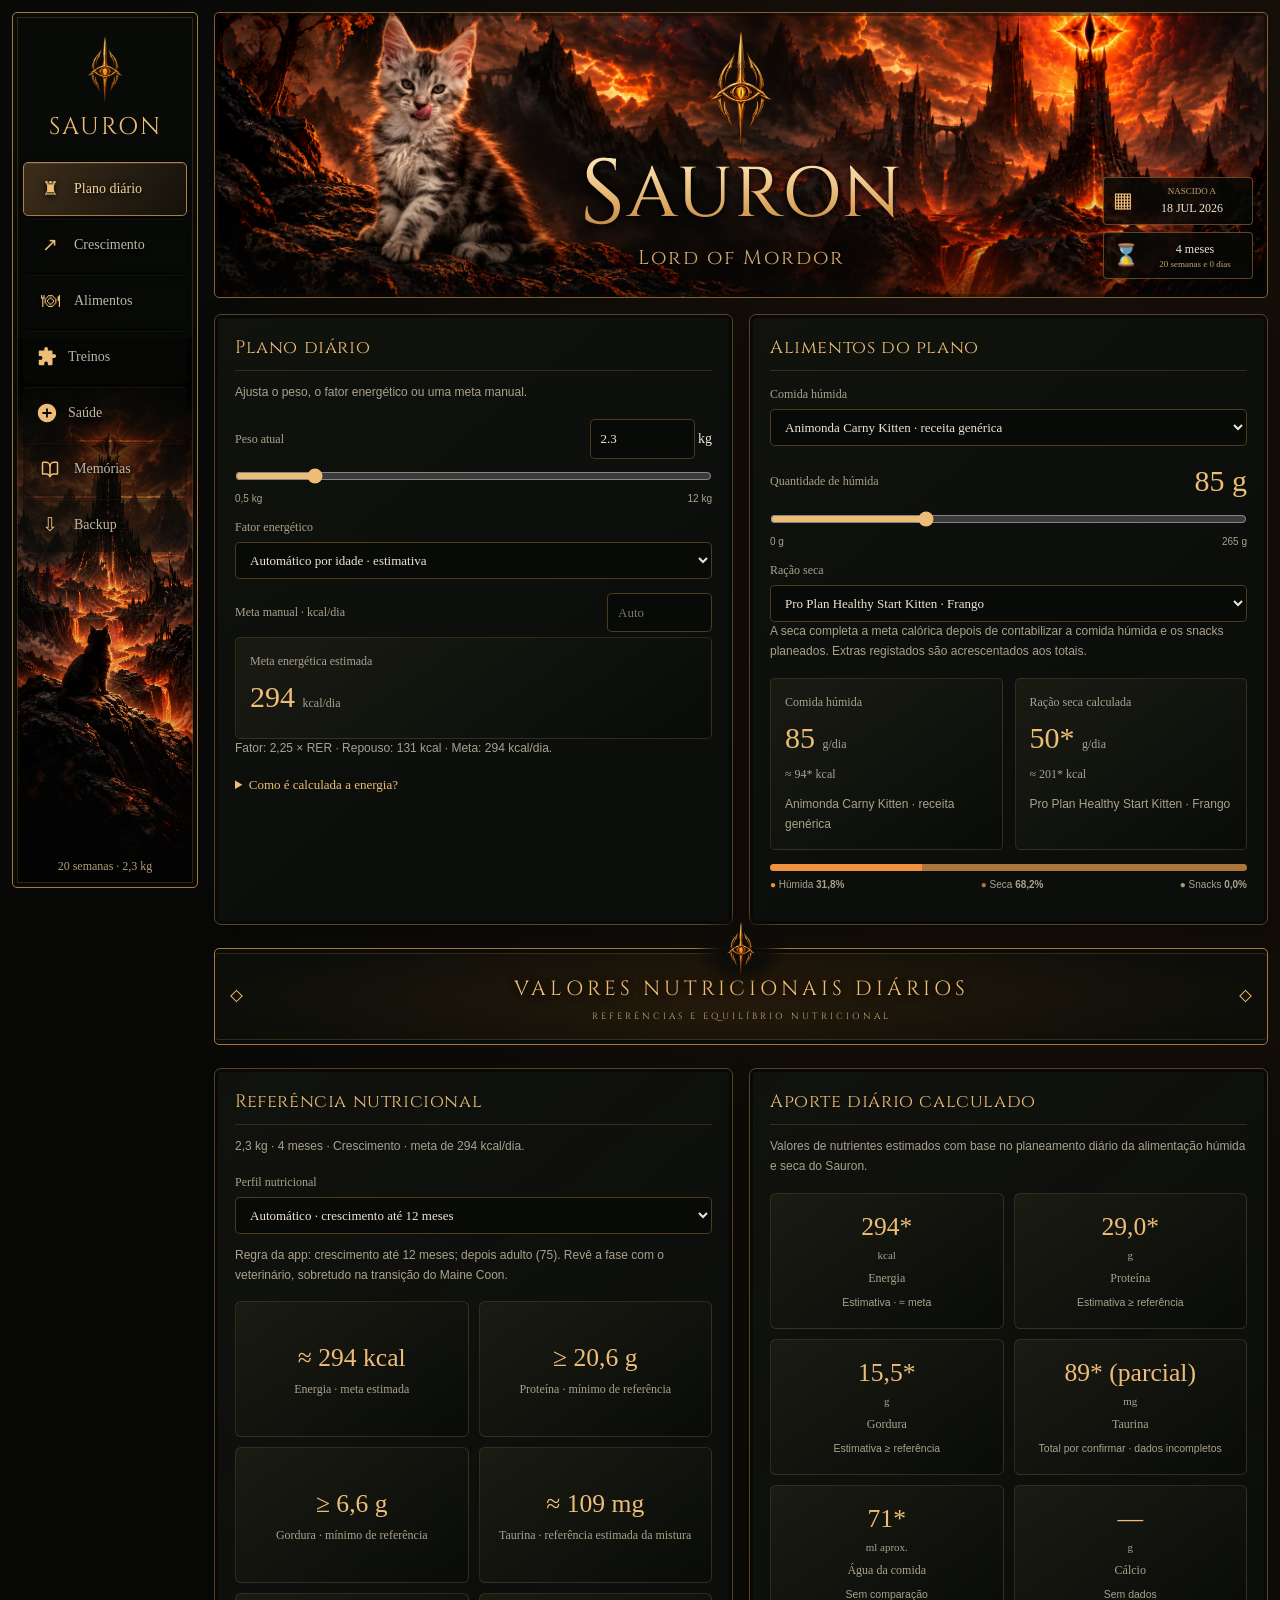
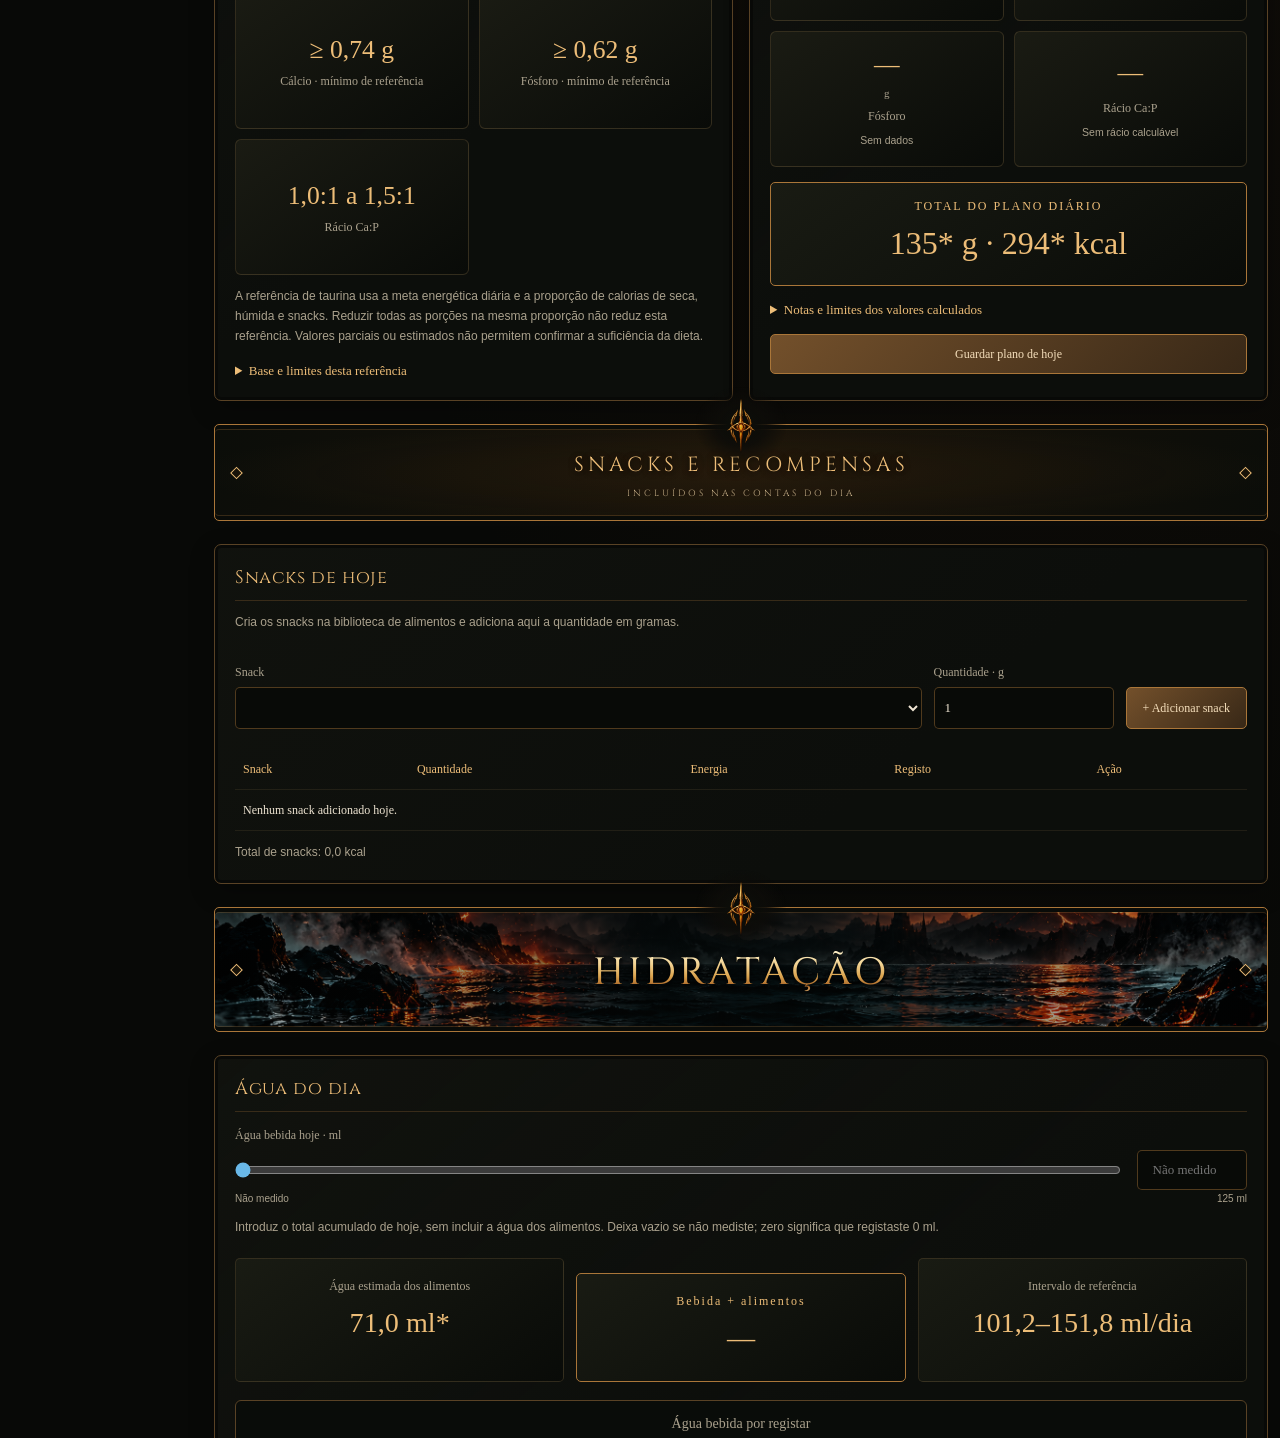
<file: index.html>
<!doctype html>
<html lang="pt">
<head>
  <meta charset="utf-8">
  <meta http-equiv="refresh" content="0; url=./Sauron.html">
  <title>Sauron</title>

<link rel="icon" type="image/png" href="./sauron-eye.png">

</head>
<body>
  <a href="./Sauron.html">Abrir a app Sauron</a>
</body>
</html>
</file>
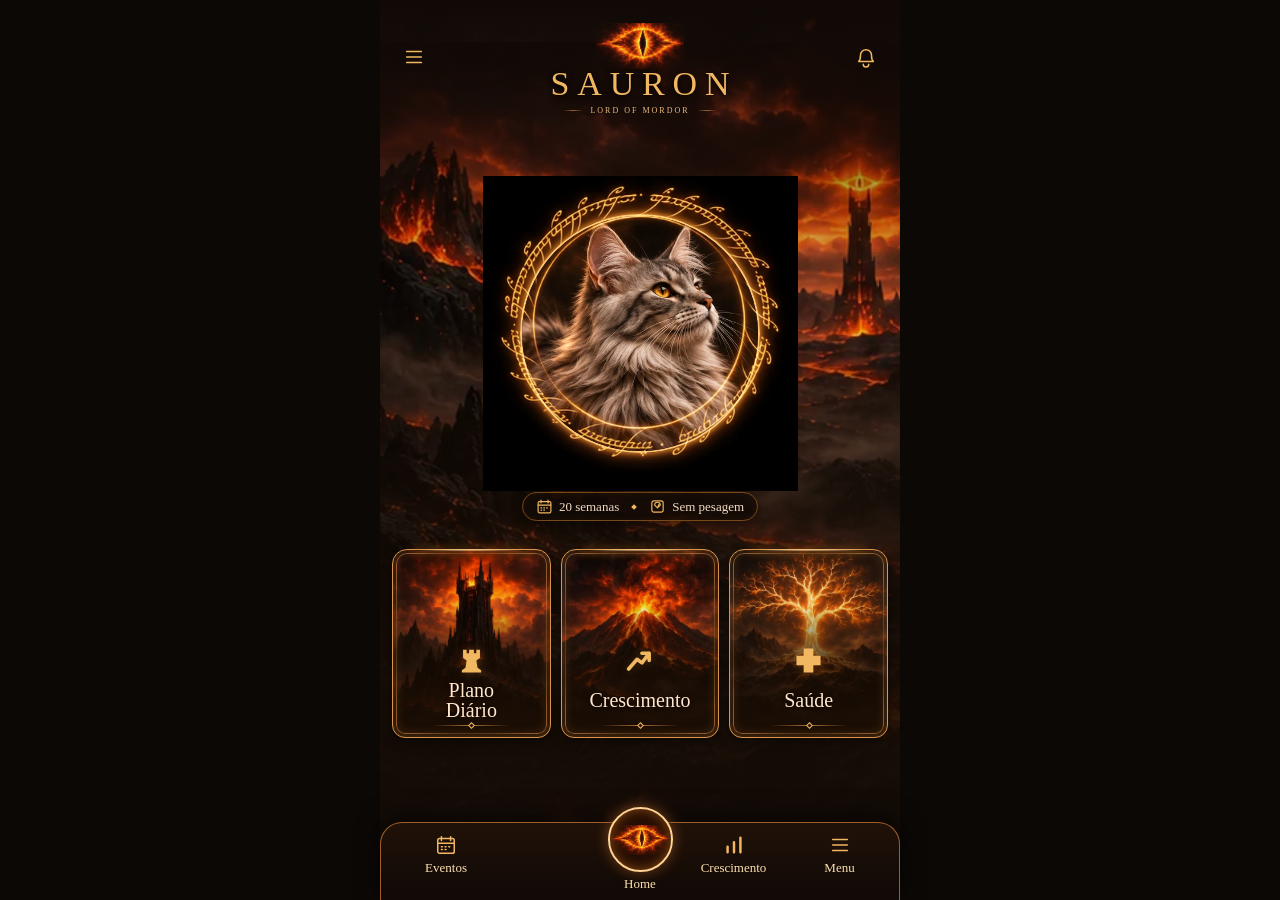
<file: mobile/index.html>
<!doctype html>
<html lang="pt-PT">
<head>
  <meta charset="utf-8">
  <meta name="viewport" content="width=device-width, initial-scale=1, viewport-fit=cover">
  <meta name="theme-color" content="#110a06">
  <title>Sauron · Lord of Mordor</title>
  <link rel="stylesheet" href="./mobile.css">
  <script defer src="./mobile.js"></script>
</head>
<body>
  <svg class="symbols" xmlns="http://www.w3.org/2000/svg" aria-hidden="true">
    <symbol id="menu" viewBox="0 0 24 24"><path d="M4 6h16M4 12h16M4 18h16"/></symbol>
    <symbol id="bell" viewBox="0 0 24 24"><path d="M9 20a3 3 0 0 0 6 0M4 17c2-2 2-4 2-7a6 6 0 0 1 12 0c0 3 0 5 2 7z"/></symbol>
    <symbol id="calendar" viewBox="0 0 24 24"><rect x="3" y="5" width="18" height="16" rx="2"/><path d="M7 3v4m10-4v4M3 10h18m-14 4h1m3 0h1m3 0h1m-9 3h1m3 0h1"/></symbol>
    <symbol id="scale" viewBox="0 0 24 24"><rect x="4" y="4" width="16" height="16" rx="3"/><path d="M8 10a4 4 0 0 1 8 0l-4 4zM12 14l2-5"/></symbol>
    <symbol id="tower" viewBox="0 0 24 24"><path fill="currentColor" stroke="none" d="M5 3h3v3h2V3h4v3h2V3h3v7l-3 2 1 6 3 2v2H4v-2l3-2 1-6-3-2z"/></symbol>
    <symbol id="trend" viewBox="0 0 24 24"><path stroke-width="3" d="m3 19 7-8 4 3 6-8m-6 0h6v6"/></symbol>
    <symbol id="cross" viewBox="0 0 24 24"><path fill="currentColor" stroke="none" d="M8 2h8v6h6v8h-6v6H8v-6H2V8h6z"/></symbol>
    <symbol id="chart" viewBox="0 0 24 24"><path stroke-width="2.7" d="M5 20v-6m7 6V9m7 11V4"/></symbol>
  </svg>

  <div class="app">
    <header class="header">
      <button class="header-button" type="button" data-page="menu" aria-label="Abrir menu" aria-haspopup="dialog"><svg><use href="#menu"/></svg></button>
      <div class="brand">
        <img src="./assets/eye.webp" alt="" width="94" height="46">
        <h1>SAURON</h1>
        <p>LORD OF MORDOR</p>
      </div>
      <button class="header-button" type="button" data-page="events" aria-label="Eventos" aria-haspopup="dialog"><svg><use href="#bell"/></svg></button>
    </header>

    <main>
      <div class="portrait">
        <img class="portrait-photo" src="./assets/portrait.webp" alt="Retrato ilustrativo de um Maine Coon prateado">
        <div class="portrait-ring" aria-hidden="true"></div>
      </div>
      <div class="stats" aria-label="Idade e peso">
        <span><svg aria-hidden="true"><use href="#calendar"/></svg><span id="age">—</span></span>
        <span class="diamond" aria-hidden="true"></span>
        <span><svg aria-hidden="true"><use href="#scale"/></svg><span id="weight">Sem pesagem</span></span>
      </div>

      <section class="cards" aria-label="Secções principais">
        <button type="button" class="card card-plan" data-page="plan" aria-haspopup="dialog">
          <svg aria-hidden="true"><use href="#tower"/></svg><span>Plano<br>Diário</span><i aria-hidden="true"></i>
        </button>
        <button type="button" class="card card-growth" data-page="growth" aria-haspopup="dialog">
          <svg aria-hidden="true"><use href="#trend"/></svg><span>Crescimento</span><i aria-hidden="true"></i>
        </button>
        <button type="button" class="card card-health" data-page="health" aria-haspopup="dialog">
          <svg aria-hidden="true"><use href="#cross"/></svg><span>Saúde</span><i aria-hidden="true"></i>
        </button>
      </section>
    </main>

    <nav class="bottom" aria-label="Navegação principal">
      <button type="button" data-page="events" aria-haspopup="dialog"><svg aria-hidden="true"><use href="#calendar"/></svg><span>Eventos</span></button>
      <button class="home-button" type="button" data-page="home" aria-current="page" aria-label="Home"><span class="home-eye"><img src="./assets/eye.webp" alt="" width="60" height="30"></span><span>Home</span></button>
      <button type="button" data-page="growth" aria-haspopup="dialog"><svg aria-hidden="true"><use href="#chart"/></svg><span>Crescimento</span></button>
      <button type="button" data-page="menu" aria-haspopup="dialog"><svg aria-hidden="true"><use href="#menu"/></svg><span>Menu</span></button>
    </nav>
  </div>

  <dialog id="panel" aria-labelledby="panel-title">
    <div class="panel-content">
      <button class="close" type="button" data-page="close" aria-label="Fechar">×</button>
      <h2 id="panel-title"></h2>
      <p id="panel-status">Esta secção estará disponível numa próxima fase.</p>
      <div id="menu-items" hidden>
        <button type="button" data-page="events">Eventos</button>
        <button type="button" data-page="plan">Plano Diário</button>
        <button type="button" data-page="growth">Crescimento</button>
        <button type="button" data-page="health">Saúde</button>
        <button type="button" data-page="foods">Alimentos</button>
        <button type="button" data-page="training">Treinos</button>
        <button type="button" data-page="memories">Memórias</button>
        <button type="button" data-page="backup">Backup</button>
      </div>
      <button class="panel-home" type="button" data-page="home"><img src="./assets/eye.webp" alt="" width="34" height="17"> Voltar à Home</button>
    </div>
  </dialog>
</body>
</html>
</file>
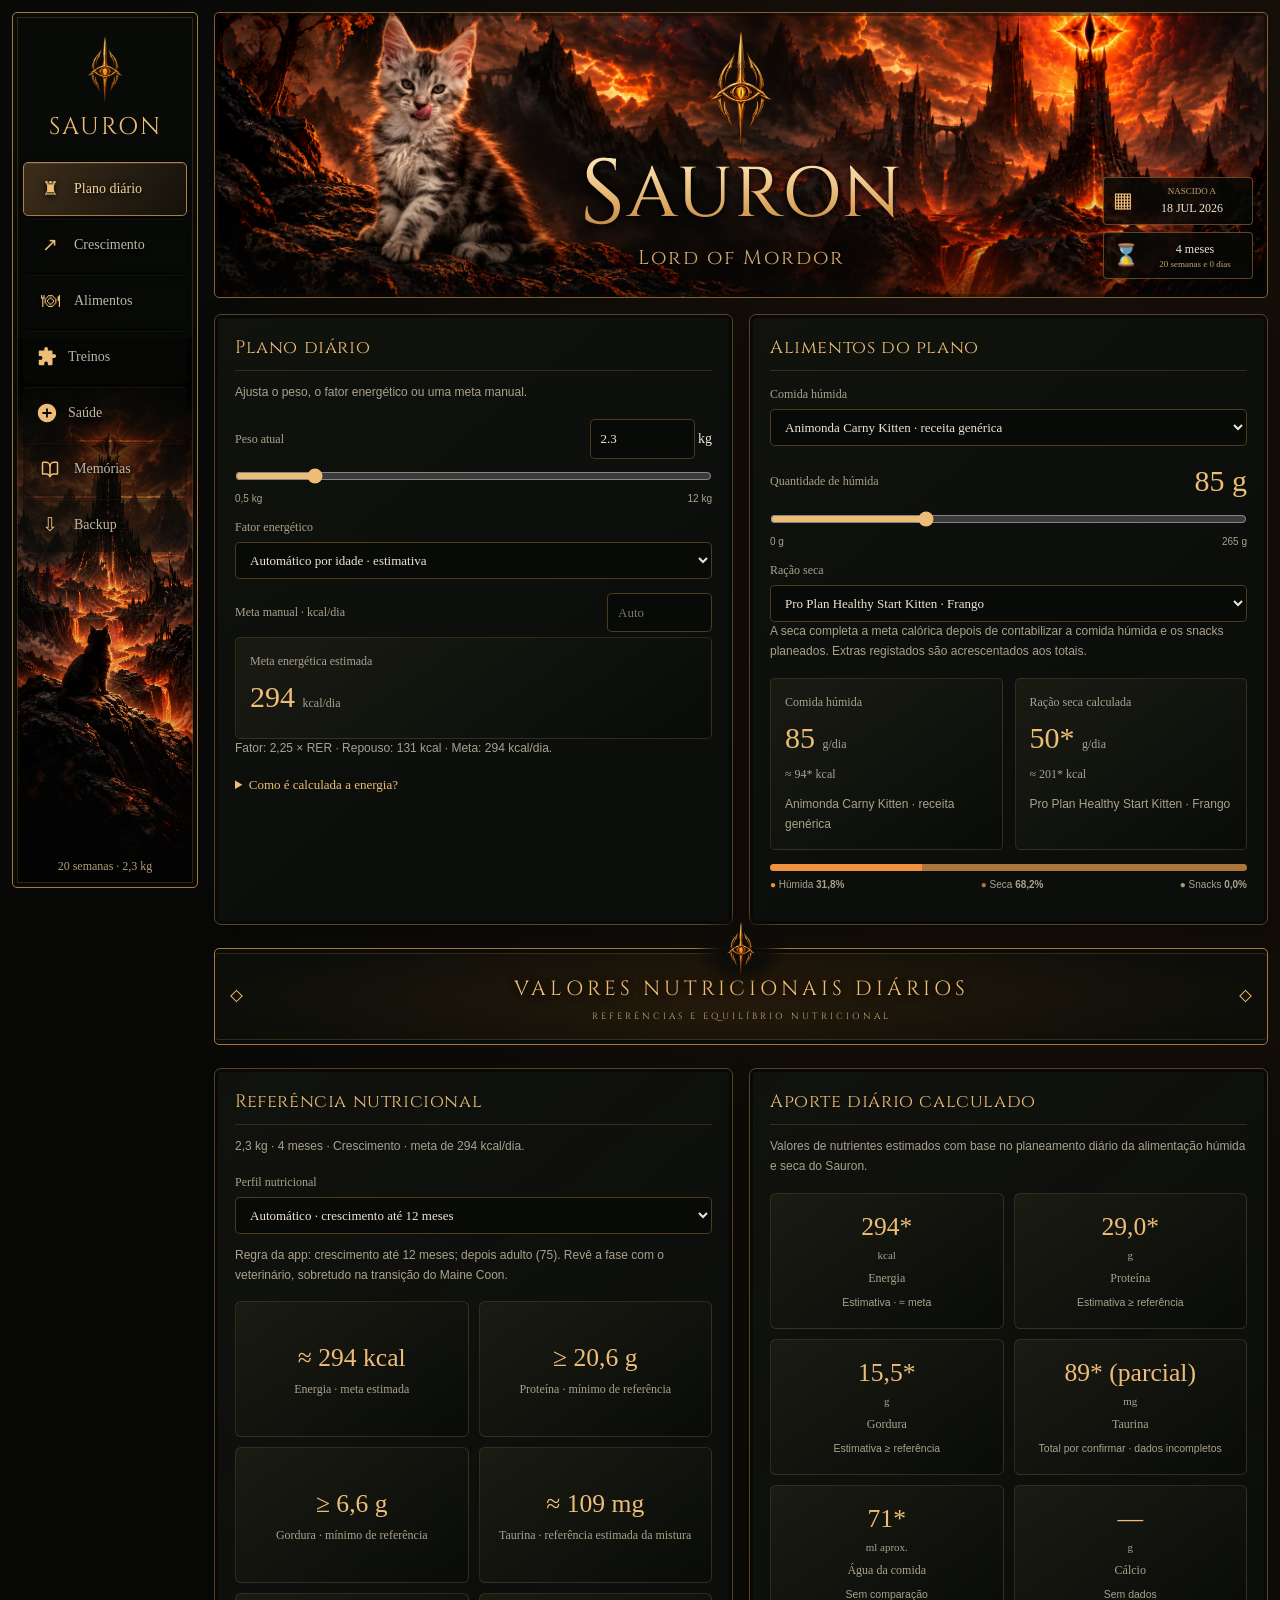
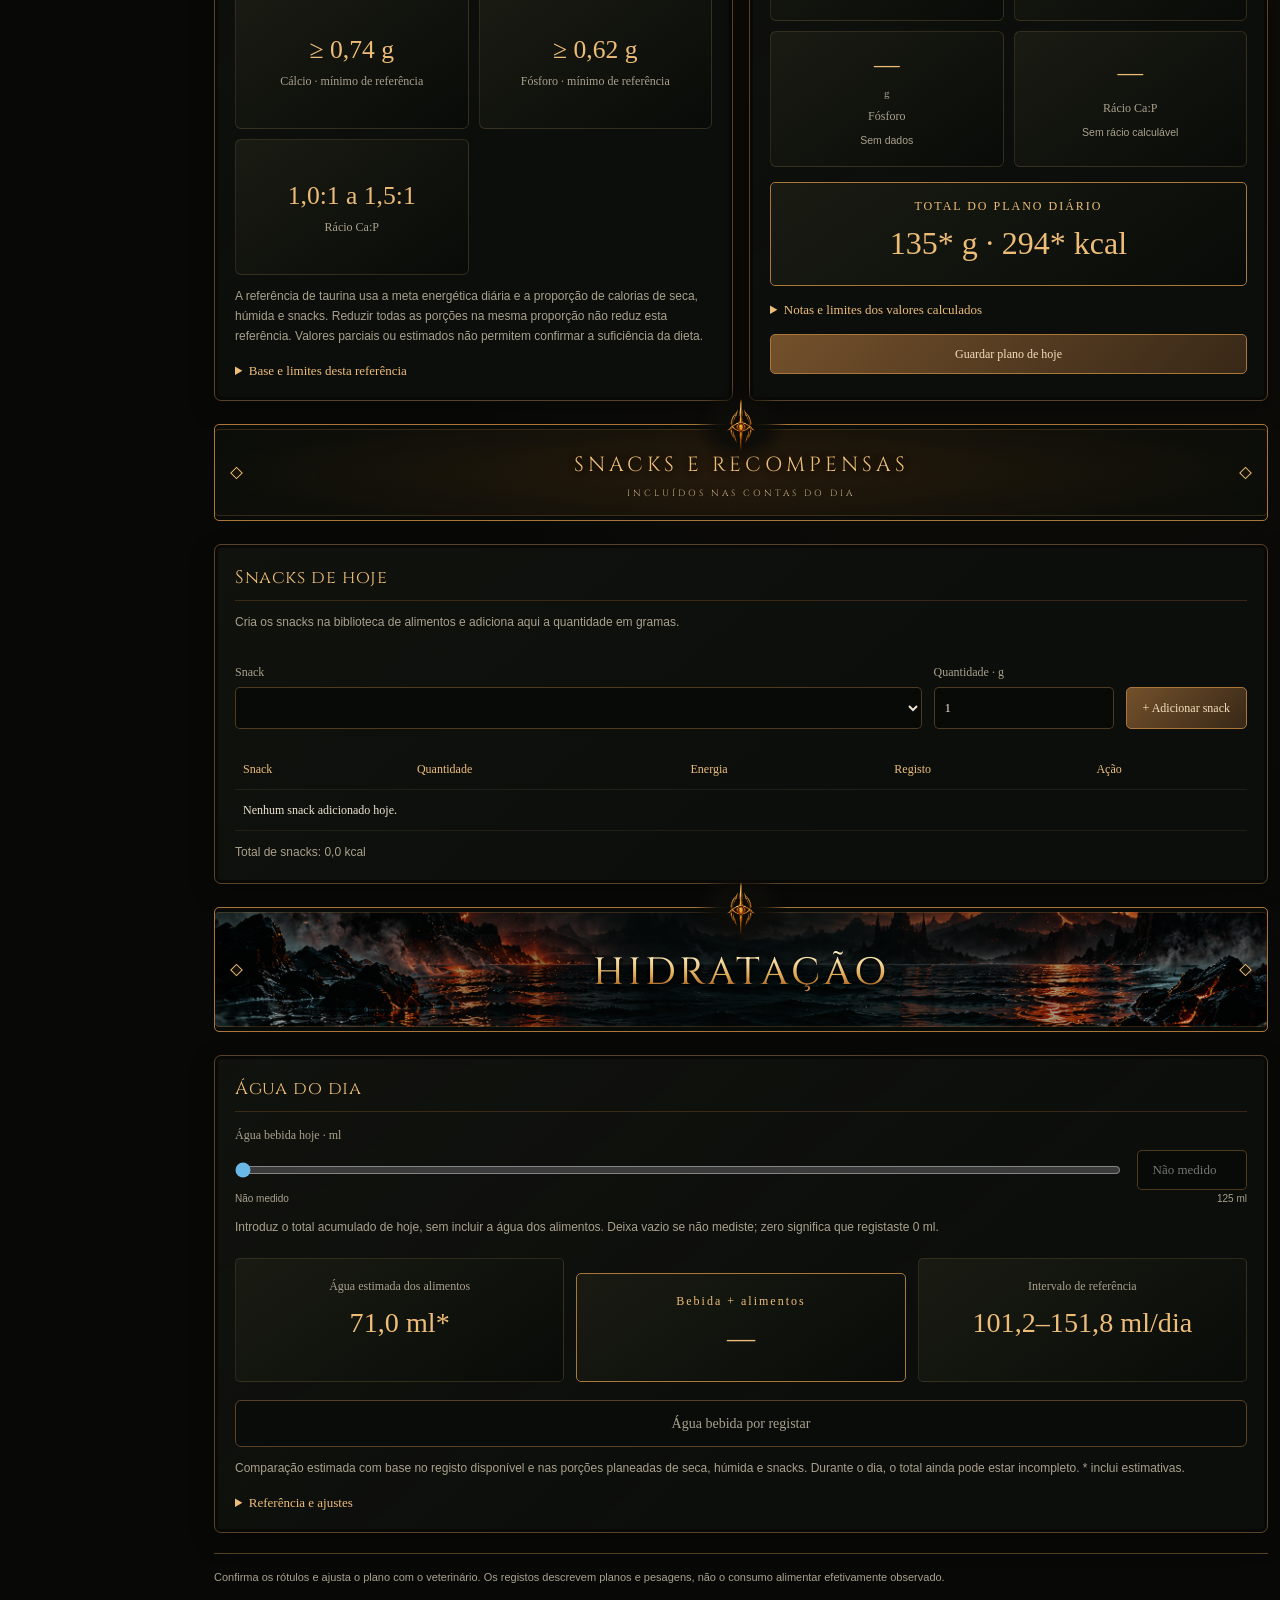
<file: Sauron.html>
<!DOCTYPE html>
<html lang="pt-PT">
<head>
  <meta charset="UTF-8">
  <script>
  (() => {
    const agent = navigator.userAgent;
    const isPhone = /iPhone|iPod/i.test(agent) ||
      (/Android/i.test(agent) && /Mobile/i.test(agent));

    if (isPhone) {
      window.location.replace("./mobile/");
    }
  })();
</script>
  <meta name="viewport" content="width=device-width, initial-scale=1">

  <title>Sauron · Nutrição e Crescimento</title>

  <link rel="icon" type="image/png" href="./sauron-eye.png">

  <link rel="preconnect" href="https://fonts.googleapis.com">
  <link rel="preconnect" href="https://fonts.gstatic.com" crossorigin>
  <link
    href="https://fonts.googleapis.com/css2?family=Cinzel:wght@400;500;600&display=swap"
    rel="stylesheet"
  >

  <link rel="stylesheet" href="./Sauron.css">
</head>

<body>
  <!-- Símbolo partilhado -->
  <svg
    class="royal-symbol-library"
    xmlns="http://www.w3.org/2000/svg"
    aria-hidden="true"
  >
    <defs>
      <symbol id="royal-eye" viewBox="0 0 80 110">
        <image
            href="./sauron-eye.png"
            x="0"
            y="0"
            width="80"
            height="110"
            preserveAspectRatio="xMidYMid meet"
        />
        </symbol>
    </defs>
  </svg>

  <div class="app-shell">

    <!-- MENU LATERAL -->
    <aside class="royal-sidebar" aria-label="Menu do Sauron">
      <div class="royal-brand">
        <svg
            class="royal-emblem"
            viewBox="0 0 80 110"
            aria-hidden="true"
        >
            <use href="#royal-eye"></use>
        </svg>

        <div class="royal-brand-name">SAURON</div>
        </div>

      <nav class="royal-nav" aria-label="Navegação principal">
        <button
          type="button"
          data-tab="plan"
          class="active"
          aria-pressed="true"
        >
          <span aria-hidden="true">♜</span>
          Plano diário
        </button>

        <button
          type="button"
          data-tab="growth"
          aria-pressed="false"
        >
          <span aria-hidden="true">↗</span>
          Crescimento
        </button>

        <button
          type="button"
          data-tab="foods"
          aria-pressed="false"
        >
          <span aria-hidden="true">🍽</span>
          Alimentos
        </button>
        <button
            type="button"
            data-tab="training"
            aria-pressed="false"
            >
            <svg
            class="nav-puzzle"
            viewBox="0 0 24 24"
            fill="currentColor"
            aria-hidden="true"
            >
            <path d="
                M20 13h-2v7a1 1 0 0 1-1 1h-4v-2
                a2 2 0 0 0-4 0v2H4a1 1 0 0 1-1-1v-5h2
                a2 2 0 0 0 0-4H3V6a1 1 0 0 1 1-1h5V3
                a2 2 0 0 1 4 0v2h4a1 1 0 0 1 1 1v3h2
                a2 2 0 0 1 0 4Z
            "/>
            </svg>
            Treinos
            </button>

        <button
          type="button"
          data-tab="health"
          aria-pressed="false"
        >
          <svg class="nav-puzzle" viewBox="0 0 24 24" fill="currentColor" aria-hidden="true">
            <path d="M12 2C6.48 2 2 6.48 2 12s4.48 10 10 10 10-4.48 10-10S17.52 2 12 2zm5 11h-4v4h-2v-4H7v-2h4V7h2v4h4v2z"/>
          </svg>
          Saúde
        </button>
        <button type="button" data-tab="memories" aria-pressed="false">
          <span aria-hidden="true">
<svg
  xmlns="http://www.w3.org/2000/svg"
  width="26"
  height="26"
  viewBox="0 0 24 24"
  fill="none"
  stroke="currentColor"
  stroke-width="1.8"
  stroke-linecap="round"
  stroke-linejoin="round"
  aria-hidden="true"
>
  <path d="M12 7v14"/>
  <path d="M3 18V5a1 1 0 0 1 1-1h3a5 5 0 0 1 5 5 5 5 0 0 1 5-5h3a1 1 0 0 1 1 1v13h-4a5 5 0 0 0-5 3 5 5 0 0 0-5-3H3z"/>
</svg>
</span> Memórias
        </button>
        <button type="button" data-tab="backup" aria-pressed="false">
          <span aria-hidden="true">⇩</span> Backup
        </button>
      </nav>

      <div class="royal-sidebar-scene">
        <img
          src="./vertical-banner.png"
          alt="Um gato contempla uma torre numa paisagem vulcânica"
        >

      </div>

      <p class="royal-live">
        <span id="ageWeeks">—</span>
        ·
        <span id="weightTop">—</span>
      </p>
    </aside>

    <!-- CONTEÚDO PRINCIPAL -->
    <main class="app-main">

      <header class="hero royal-hero" id="mainHero">
        <div class="royal-heading">
          <img
            id="headerEye"
            src="./sauron-eye.png"
            alt=""
            aria-hidden="true"
            >

          <h1>Sauron</h1>

          <div class="royal-subtitle">
            Lord of Mordor 
          </div>

        </div>

        <div class="royal-details">
          <div class="royal-badge">
            <span class="royal-badge-icon" aria-hidden="true">▦</span>

            <div>
              <small>NASCIDO A</small>
              <strong>18 JUL 2026</strong>
            </div>
          </div>

          <div class="royal-badge">
            <span class="royal-badge-icon" aria-hidden="true">⌛</span>

            <div>
              <strong id="ageTop">—</strong>
              <small id="weeksTop">—</small>
            </div>
          </div>
        </div>

      </header>

      <p id="appStatus" class="note" role="status"></p>

      <!-- PÁGINA: PLANO -->
      <div class="view plan-grid" data-view="plan" id="view-plan">

        <section class="card" id="planSettings">
          <h2>Plano diário</h2>

          <p class="hint">
            Ajusta o peso, o fator energético ou uma meta manual.
          </p>

          <div class="row">
            <label for="weightInput">Peso atual</label>

            <span>
              <input
                type="number"
                id="weightInput"
                min="0.5"
                max="12"
                step="0.1"
                value="2.3"
              >
              kg
            </span>
          </div>

          <input
            type="range"
            id="weight"
            aria-label="Peso atual em quilogramas"
            min="0.5"
            max="12"
            step="0.1"
            value="2.3"
          >

          <div class="ends">
            <span>0,5 kg</span>
            <span>12 kg</span>
          </div>

          <label for="factor">Fator energético</label>

         <select id="factor">
        <option value="auto">Automático por idade · estimativa</option>

        <option value="3">3,0 × RER · Crescimento rápido / ajuste manual</option>
        <option value="2.7">2,7 × RER</option>
        <option value="2.5">2,5 × RER · Até aos 4 meses</option>
        <option value="2.25">2,25 × RER · Dos 4 aos 6 meses</option>
        <option value="2.2">2,2 × RER</option>
        <option value="2">2,0 × RER · Dos 6 aos 9 meses</option>
        <option value="1.8">1,8 × RER</option>
        <option value="1.75">1,75 × RER · Dos 9 aos 12 meses</option>
        <option value="1.6">1,6 × RER · 12–18 meses</option>
        <option value="1.4">1,4 × RER · 18–24 meses / adulto ativo</option>
        <option value="1.2">1,2 × RER · Adulto esterilizado (manutenção)</option>
        </select>

          <div class="row">
            <label for="customCal">Meta manual · kcal/dia</label>
            <input
              type="number"
              id="customCal"
              min="1"
              step="any"
              placeholder="Auto"
            >
          </div>

        

          <div class="box">
            <div class="lab">Meta energética estimada</div>

            <div class="big">
              <span id="goalCalories">—</span>
              <small>kcal/dia</small>
            </div>
          </div>

          <p id="factorInfo" class="hint"></p>

          <details>
            <summary>Como é calculada a energia?</summary>
            <p class="note">
              RER = 70 × peso em kg elevado a 0,75.
              O modo automático aplica os fatores indicativos
              da v3 conforme a idade. A meta manual substitui
              esse cálculo. Ajusta o plano com o veterinário.
            </p>
          </details>
        </section>

        <section class="card" id="planFood">
          <h2>Alimentos do plano</h2>

          <label for="wetType">Comida húmida</label>
          <select id="wetType"></select>

          <div class="row">
            <label for="wet">Quantidade de húmida</label>
            <span class="big" id="wetLabel">85 g</span>
          </div>

          <input
            type="range"
            id="wet"
            min="0"
            max="400"
            step="5"
            value="85"
          >

          <div class="ends">
        <span>0 g</span>
        <span id="wetMaxLabel">—</span>
        </div>

          <label for="dryType">Ração seca</label>
          <select id="dryType"></select>

          <p class="hint">
            A seca completa a meta calórica depois de contabilizar
            a comida húmida e os snacks planeados.
            Extras registados são acrescentados aos totais.
          </p>

          <div class="grid">
            <div class="box">
              <div class="lab">Comida húmida</div>

              <div class="big">
                <span id="wetGrams">—</span>
                <small>g/dia</small>
              </div>

              <div id="wetEnergy" class="lab">—</div>
              <p id="wetName" class="note"></p>
            </div>

            <div class="box">
              <div class="lab">Ração seca calculada</div>

              <div class="big">
                <span id="dryGrams">—</span>
                <small>g/dia</small>
              </div>

              <div id="dryEnergy" class="lab">—</div>
              <p id="dryName" class="note"></p>
            </div>
          </div>

          <div class="bar" aria-hidden="true">
            <i id="wetBar"></i>
            <i id="dryBar"></i>
            <i id="snackBar"></i>
            </div>

            <div class="ends">
            <span>
                <span style="color: var(--fire)">●</span>
                Húmida <b id="wetPercent">—</b>
            </span>

            <span>
                <span style="color: var(--gold2)">●</span>
                Seca <b id="dryPercent">—</b>
            </span>

            <span>
                <span style="color: #88a879">●</span>
                Snacks <b id="snackPercent">—</b>
            </span>
            </div>

        
        </section>

        <div class="royal-divider">
        <span class="royal-divider-mark" aria-hidden="true">
            <svg viewBox="0 0 80 110" focusable="false">
            <use href="#royal-eye"></use>
            </svg>
        </span>

        <p class="royal-divider-title">
            Valores nutricionais diários
        </p>

        <p class="royal-divider-subtitle">
            Referências e equilíbrio nutricional
        </p>
        </div>

        <section class="card" id="planReference" aria-labelledby="referenceTitle">
          <div class="panel-heading">
            <h2 id="referenceTitle">Referência nutricional</h2>
          </div>
          <p id="referenceSummary" class="hint"></p>
          <label for="nutrientProfile">Perfil nutricional</label>
          <select id="nutrientProfile">
            <option value="auto">Automático · crescimento até 12 meses</option>
            <option value="growth">Crescimento · seleção manual</option>
            <option value="adult75">Adulto · menor necessidade energética (75)</option>
            <option value="adult100">Adulto · necessidade energética padrão (100)</option>
          </select>
          <p id="profileNote" class="note"></p>
          <div class="scroll">
            <table class="nutrition-table reference-table">
              <caption>Equivalentes diários para a meta energética selecionada</caption>
              <thead><tr><th scope="col">Nutriente</th><th scope="col">Referência / dia</th></tr></thead>
              <tbody id="referenceRows"></tbody>
            </table>
          </div>
          <p class="note">
            A referência de taurina usa a meta energética diária
            e a proporção de calorias de seca, húmida e snacks.
            Reduzir todas as porções na mesma proporção não reduz
            esta referência. Valores parciais ou estimados não
            permitem confirmar a suficiência da dieta.
            </p>
          <details class="reference-method">
            <summary>Base e limites desta referência</summary>
            <p class="note">Os nutrientes são calculados a partir dos níveis mínimos recomendados pela FEDIAF por 1000 kcal e da meta energética escolhida. São equivalentes calculados para comparação, não uma prescrição individual nem metas máximas.</p>
            <p class="note">A meta energética mantém os fatores indicativos da app. Esses fatores não são apresentados como recomendações FEDIAF. Não é aplicado um multiplicador extra por raça. A fase de crescimento de um Maine Coon deve ser revista individualmente; os 12 meses são apenas a regra automática desta app.</p>
            <p class="note">Nos perfis adultos, 75 e 100 identificam as colunas FEDIAF de necessidade energética em kcal/kg de peso elevado a 0,67; não são doses diárias fixas. A seleção do perfil não altera a meta energética.</p>
            <p class="note">
  <strong>Porque varia a referência de taurina?</strong><br>
  A FEDIAF distingue alimentos secos de húmidos enlatados.
  No perfil de crescimento, recomenda pelo menos
  250 mg por 1.000 kcal nos secos e
  630 mg por 1.000 kcal nos enlatados.
  São níveis para formulação de alimentos completos,
  não doses diárias fixas específicas para Maine Coons.
</p>

<p class="note">
  A referência superior nos enlatados está relacionada
  com efeitos do processamento e da digestão sobre
  a disponibilidade da taurina, não apenas com
  a quantidade de água do alimento.
</p>

<p class="note">
  <strong>Como calculamos a mistura?</strong><br>
  A app pondera as referências pelas calorias de cada
  formato e aplica o resultado à meta energética diária.
  Esta ponderação é uma aproximação da app, não uma
  fórmula individual validada pela FEDIAF.
  Os snacks entram conforme o formato registado.
</p>

<p class="note">
  Se não existirem porções com calorias válidas,
  usamos provisoriamente a maior referência do perfil.
  Um formato desconhecido também usa a referência
  da húmida. Estas são escolhas prudenciais da app,
  não recomendações adicionais da FEDIAF.
</p>

<p class="note">
  <strong>Referência não significa consumo confirmado.</strong><br>
  A taurina adicionada indicada nos aditivos não corresponde
  necessariamente à taurina total do alimento.
  Quando faltam dados ou existe uma estimativa de taurina
  natural, a comparação mantém essa incerteza.
</p>

<p class="note">
  <a
    href="https://europeanpetfood.org/wp-content/uploads/2025/09/FEDIAF-Nutritional-Guidelines_2025-ONLINE.pdf#page=60"
    target="_blank"
    rel="noopener noreferrer"
  >
    Porque diferem os formatos? FEDIAF 2025 · secção 7.3,
    página 60
  </a>
</p>
            <p class="note"><a href="https://europeanpetfood.org/wp-content/uploads/2025/09/FEDIAF-Nutritional-Guidelines_2025-ONLINE.pdf" target="_blank" rel="noopener noreferrer">Fonte: FEDIAF 2025 · tabela III-4b, página 19</a></p>
          </details>
        </section>

        <section class="card" id="planNutrients" aria-labelledby="intakeTitle">
          <div class="panel-heading">
            <h2 id="intakeTitle">Aporte diário calculado</h2>
          </div>
          <p class="hint">Valores de nutrientes estimados com base no planeamento diário da alimentação húmida e seca do Sauron.</p>
          <div class="scroll">
            <table class="nutrition-table intake-table">
              <caption>Aporte do plano e comparação numérica</caption>
              <thead><tr><th scope="col">Nutriente</th><th scope="col">Aporte / dia</th><th scope="col">Leitura</th></tr></thead>
              <tbody>
                <tr><th scope="row">Energia</th><td><b id="calories">—</b> kcal</td><td id="checkEnergy">—</td></tr>
                <tr><th scope="row">Proteína</th><td><b id="protein">—</b> g</td><td id="checkProtein">—</td></tr>
                <tr><th scope="row">Gordura</th><td><b id="fat">—</b> g</td><td id="checkFat">—</td></tr>
                <tr><th scope="row">Taurina</th><td><b id="taurine">—</b> mg</td><td id="checkTaurine">—</td></tr>
                <tr><th scope="row">Água da comida</th><td><b id="water">—</b> ml aprox.</td><td id="checkWater">Sem comparação</td></tr>
                <tr><th scope="row">Cálcio</th><td><b id="calcium">—</b> g</td><td id="checkCalcium">—</td></tr>
                <tr><th scope="row">Fósforo</th><td><b id="phosphorus">—</b> g</td><td id="checkPhosphorus">—</td></tr>
                <tr><th scope="row">Rácio Ca:P</th><td><b id="ratio">—</b></td><td id="checkRatio">—</td></tr>
              </tbody>
            </table>
          </div>
          <div class="box total">
            <div class="lab">TOTAL DO PLANO DIÁRIO</div>
            <div class="big"><span id="totalGrams">—</span> g · <span id="totalCalories">—</span> kcal</div>
          </div>
          <details class="reference-method">
        <summary>Notas e limites dos valores calculados</summary>

        <p class="note nutrition-legend">
            * inclui estimativas. “Parcial” significa que faltam dados;
            não equivale a uma carência. A comparação não avalia todos
            os nutrientes nem valida a dieta completa.
        </p>

        <p id="notice" class="note" role="status"></p>
        </details>
                    <button type="button" id="savePlan">Guardar plano de hoje</button>
        </section>

        <div class="royal-divider" id="snackDivider">
  <span class="royal-divider-mark" aria-hidden="true">
    <svg viewBox="0 0 80 110" focusable="false">
      <use href="#royal-eye"></use>
    </svg>
  </span>

  <p class="royal-divider-title">
    Snacks e recompensas
  </p>

  <p class="royal-divider-subtitle">
    Incluídos nas contas do dia
  </p>
</div>

        <section class="card full" id="planSnacks"
                 aria-labelledby="snacksTitle">
          <h2 id="snacksTitle">Snacks de hoje</h2>

          <p class="hint">
            Cria os snacks na biblioteca de alimentos e adiciona aqui
            a quantidade em gramas.
          </p>

          <form id="snackForm">
            <div>
                <label for="snackFood">Snack</label>
                <select id="snackFood" required></select>
            </div>

            <div>
                <label for="snackGrams">Quantidade · g</label>
                <input
                id="snackGrams"
                type="number"
                min="0.1"
                max="1000"
                step="any"
                value="1"
                required
                >
            </div>

            <button type="submit" id="addSnackButton">
                + Adicionar snack
            </button>
            </form>

            <div class="scroll snack-table">
            <table>
                <thead>
                <tr>
                    <th>Snack</th>
                    <th>Quantidade</th>
                    <th>Energia</th>
                    <th>Registo</th>
                    <th>Ação</th>
                </tr>
                </thead>
                <tbody id="snackRows"></tbody>
            </table>
            </div>

            <p id="snackSummary" class="note" aria-live="polite"></p>
        </section>

        <!-- SEPARADOR: HIDRATAÇÃO -->
        <div class="royal-divider" id="hydrationDivider">
          <span class="royal-divider-mark" aria-hidden="true">
            <svg viewBox="0 0 80 110" focusable="false">
              <use href="#royal-eye"></use>
            </svg>
          </span>

          <h2 class="royal-divider-title">
            Hidratação
          </h2>

        </div>

        <section class="card full" id="hydrationPanel"
         aria-labelledby="hydrationTitle">
            <h2 id="hydrationTitle">Água do dia</h2>

            <label for="waterDrunk">Água bebida hoje · ml</label>

            <div class="water-input-row">
            <input
                id="waterSlider"
                type="range"
                min="0"
                max="500"
                step="1"
                value="0"
                aria-label="Quantidade de água bebida em mililitros"
                >

                <input
                    id="waterDrunk"
                    type="number"
                    min="0"
                    step="any"
                    placeholder="Não medido"
                >
                </div>

                <div class="ends">
                <span id="waterSliderValue">Não medido</span>
                <span id="waterSliderMax">500 ml</span>
                </div>

            <p class="note">
                Introduz o total acumulado de hoje, sem incluir a água dos alimentos.
                Deixa vazio se não mediste; zero significa que registaste 0 ml.
            </p>

            <div class="hydration-stats">
                <div class="box">
                <div class="lab">Água estimada dos alimentos</div>
                <div class="big" id="hydrationFood">—</div>
                </div>

                <div class="box total">
                <div class="lab">Bebida + alimentos</div>
                <div class="big" id="hydrationTotal">—</div>
                </div>

                <div class="box">
                <div class="lab">Intervalo de referência</div>
                <div class="big" id="hydrationReference">—</div>
                </div>
            </div>

            <p id="hydrationStatus"
                class="hydration-status"
                role="status"
                aria-live="polite">—</p>

            <p class="note">
                Comparação estimada com base no registo disponível e nas porções
                planeadas de seca, húmida e snacks. Durante o dia, o total ainda
                pode estar incompleto. * inclui estimativas.
            </p>

            <details class="reference-method">
                <summary>Referência e ajustes</summary>

                <p id="hydrationBasis" class="note"></p>

                <p class="note">
                Se tiveres um intervalo individual indicado pelo veterinário,
                preenche os dois limites abaixo em ml/dia.
                Deixa ambos vazios para usar a referência geral.
                </p>

                <div class="grid">
                <div>
                    <label for="waterRefLow">Limite inferior · ml/dia</label>
                    <input
                    id="waterRefLow"
                    type="number"
                    min="0.1"
                    step="any"
                    placeholder="Automático"
                    >
                </div>

                <div>
                    <label for="waterRefHigh">Limite superior · ml/dia</label>
                    <input
                    id="waterRefHigh"
                    type="number"
                    min="0.1"
                    step="any"
                    placeholder="Automático"
                    >
                </div>
                </div>

                <p class="note">
                Esta comparação não diagnostica desidratação.
                “Acima da referência” não significa que devas restringir a água.
                O intervalo personalizado mantém-se até o alterares.
                </p>

                <p class="note">
                <a
                    href="https://www.msdvetmanual.com/management-and-nutrition/nutrition-small-animals/nutritional-requirements-of-small-animals"
                    target="_blank"
                    rel="noopener noreferrer"
                >Fonte: MSD Veterinary Manual · Água</a>
                </p>
            </details>
    </section>
      </div>

      <!-- PÁGINA: ALIMENTOS -->
      <div
        class="view foods-grid"
        data-view="foods"
        id="view-foods"
        hidden
      >
      <header class="training-hero food-hero full">
        <img src="./sauron-eye.png" class="training-hero-eye" alt="" aria-hidden="true">

        <h1>THE DARK LORD'S FEAST</h1>

        <div class="training-title-divider" aria-hidden="true">
          <span></span>
        </div>

        <p>"One bowl to rule them all."</p>
      </header>

        <section class="card full">
          <h2>Biblioteca de alimentos</h2>

          <p class="hint">
            Valores por porção: 85 g para comida húmida,
            100 g para ração seca e 1 g para snacks.
            * indica valores estimados.
            Campos vazios significam desconhecido, não zero.
            A proteína é apresentada em g e a taurina em mg por porção.
            </p>

          <button type="button" id="addFood">+ Novo alimento</button>

          <div class="scroll">
            <table>
              <thead>
                <tr>
                    <th>Alimento</th>
                    <th>Tipo</th>
                    <th>Porção</th>
                    <th>Energia</th>
                    <th>Proteína</th>
                    <th>Taurina declarada</th>
                    <th>Taurina natural</th>
                    <th>Taurina total</th>
                    <th>Ação</th>
                </tr>
              </thead>
              <tbody id="foodRows"></tbody>
            </table>
          </div>
        </section>

        <section class="card full" id="foodEditor" hidden>
          <h2 id="editorTitle">Adicionar alimento</h2>

          <form id="foodForm">
            <div class="grid">
              <div>
                <label for="fName">Nome</label>
                <input id="fName" type="text" required>
              </div>

              <div>
                <label for="fType">Tipo</label>
                <select id="fType">
                  <option value="wet">Húmida</option>
                  <option value="dry">Seca</option>
                  <option value="snack">Snack</option>
                </select>
              </div>

              <div id="snackFormatField" hidden>
                <label for="fSnackFormat">Formato do snack</label>
                <select id="fSnackFormat">
                    <option value="dry">Seco</option>
                    <option value="wet">Húmido / cremoso</option>
                </select>
                <p class="note">
                    Usado na referência estimada de taurina.
                </p>
                </div>

              <div>
                <label for="fKcal">Energia · kcal/100 g</label>
                <input id="fKcal" type="number" min="0.01" step="any" required>
              </div>

              <div>
                <label for="fProtein">Proteína · %</label>
                <input id="fProtein" type="number" min="0" max="100" step="any" required>
              </div>

              <div>
                <label for="fFat">Gordura · %</label>
                <input id="fFat" type="number" min="0" max="100" step="any" required>
              </div>

              <div>
                <label for="fMoisture">Humidade · %</label>
                <input id="fMoisture" type="number" min="0" max="100" step="any" required>
              </div>

              <div>
                <label for="fTaurineDeclared">
                    Taurina declarada · mg/kg
                </label>

                <input
                    id="fTaurineDeclared"
                    type="number"
                    min="0"
                    step="any"
                    placeholder="Valor indicado no rótulo"
                >
                </div>

                <div>
                <label for="fTaurineKind">
                    O valor declarado corresponde a…
                </label>

                <select id="fTaurineKind">
                    <option value="added">Taurina adicionada</option>
                    <option value="total">Taurina total</option>
                </select>
                </div>

                <div>
                <label for="fTaurineNatural">
                    Taurina natural estimada · mg/kg *
                </label>

                <input
                    id="fTaurineNatural"
                    type="number"
                    min="0"
                    step="any"
                    placeholder="Desconhecida"
                >
                </div>

                <div>
                <label for="fTaurine">
                    Taurina total calculada · mg/kg
                </label>

                <input
                    id="fTaurine"
                    type="text"
                    readonly
                    placeholder="—"
                >
                </div>

              <div>
                <label for="fCalcium">Cálcio · %</label>
                <input id="fCalcium" type="number" min="0" max="100" step="any" placeholder="Desconhecido">
              </div>

              <div>
                <label for="fPhosphorus">Fósforo · %</label>
                <input id="fPhosphorus" type="number" min="0" max="100" step="any" placeholder="Desconhecido">
              </div>

              <div>
                <label for="fStatus">Origem dos dados</label>
                <select id="fStatus">
                  <option value="estimated">Estimados</option>
                  <option value="label">Rótulo</option>
                </select>
              </div>

              <div class="full">
                <label for="fUrl">Link da loja · opcional</label>
                <input id="fUrl" type="url" maxlength="500" placeholder="https://...">
              </div>
            </div>

            <p class="note">
                Assinala “Estimado” em cada valor que não venha do rótulo.
                A taurina natural é sempre tratada como estimativa.
                Quando o valor declarado corresponde à taurina adicionada,
                o total resulta da soma das duas parcelas.
                Se faltar uma parcela, o resultado aparece como parcial.
                Esta versão ainda não calcula taurina a partir dos ingredientes.
                </p>

            <button type="submit">Guardar alimento</button>
            <button type="button" id="cancelFood">Cancelar</button>
          </form>
        </section>
      </div>

      <!-- PÁGINA: CRESCIMENTO -->
      <div
        class="view growth-grid"
        data-view="growth"
        id="view-growth"
        hidden
      >
        <header class="training-hero growth-hero full" aria-labelledby="growthTitle">
          <img src="./sauron-eye.png" class="training-hero-eye" alt="" aria-hidden="true">
          <h1 id="growthTitle">THE RISE OF SAURON</h1>
          <div class="training-title-divider" aria-hidden="true"><span></span></div>
          <p>"A great power shall rise."</p>
        </header>

        <section class="card">
          <h2>Diário de crescimento</h2>

          <form id="weightForm">
            <label for="logDate">Data da pesagem</label>
            <input id="logDate" type="date" required>

            <label for="logWeight">Peso medido · kg</label>
            <input
              id="logWeight"
              type="number"
              min="0.1"
              max="20"
              step="any"
              required
            >

            <button type="submit">Registar peso</button>
          </form>

          <p class="note">
            Os dados ficam neste navegador e não são
            sincronizados automaticamente com outros dispositivos.
          </p>
        </section>

        <section class="card">
          <h2>Evolução do peso</h2>
          <div class="chart-filters" id="chartFilters">
            <button type="button" data-range="1m">1 mês</button>
            <button type="button" data-range="6m">6 meses</button>
            <button type="button" data-range="1y">1 ano</button>
            <button type="button" data-range="all" class="active">Tudo</button>
          </div>
          <div id="chartArea"></div>


        </section>

        <section class="card full">
          <h2>Histórico de pesagens</h2>

          <div class="scroll">
            <table>
              <thead>
                <tr>
                  <th>Data</th>
                  <th>Peso</th>
                  <th>Ação</th>
                </tr>
              </thead>
              <tbody id="weightRows"></tbody>
            </table>
          </div>

          <h2>Planos guardados</h2>

          <div class="scroll">
            <table>
              <thead>
                <tr>
                  <th>Data</th>
                  <th>Peso</th>
                  <th>Húmida</th>
                  <th>Seca</th>
                  <th>Energia</th>
                </tr>
              </thead>
              <tbody id="planRows"></tbody>
            </table>
          </div>
        </section>
      </div>

      <!-- PÁGINA: TREINOS -->
      <div class="view training-view" data-view="training" id="view-training" hidden>
        <header class="training-hero" aria-labelledby="trainingTitle">
          <img src="./sauron-eye.png" class="training-hero-eye" alt="" aria-hidden="true">
          <h1>FORGING THE DARK LORD</h1>

        <div class="training-title-divider" aria-hidden="true">
        <span></span>
        </div>

        <p>"Let all Middle-earth witness his rise."</p>
        </header>

        <div class="training-stats" aria-label="Resumo dos treinos">
  <div class="box">
    <img
      class="training-status-image"
      src="./treinos-categoria/em-aprendizagem.png"
      alt=""
    >
    <div>
      <b id="trainingLearningCount">0</b>
      <small>Em aprendizagem</small>
    </div>
  </div>

  <div class="box">
    <img
      class="training-status-image"
      src="./treinos-categoria/dominado.png"
      alt=""
    >
    <div>
      <b id="trainingMasteredCount">0</b>
      <small>Dominados · nível 5</small>
    </div>
  </div>

  <div class="box">
    <img
      class="training-status-image"
      src="./treinos-categoria/por-comecar.png"
      alt=""
    >
    <div>
      <b id="trainingPlannedCount">0</b>
      <small>Por começar</small>
    </div>
  </div>
</div>

        <div class="training-toolbar">
          <div class="training-filters" role="group" aria-label="Filtrar truques">
            <button type="button" data-training-filter="all" aria-pressed="true" class="active">Todos</button>
            <button type="button" data-training-filter="planned" aria-pressed="false">Por começar</button>
            <button type="button" data-training-filter="learning" aria-pressed="false">Em aprendizagem</button>
            <button type="button" data-training-filter="mastered" aria-pressed="false">Dominados</button>
            <button type="button" data-training-filter="archived" aria-pressed="false">Arquivados</button>
          </div>
          <button type="button" id="newTrickButton">+ Novo truque</button>
        </div>

        <div class="training-layout">
          <div id="trainingCards" class="training-cards" aria-label="Truques do Sauron"></div>

          <aside class="training-journal" aria-label="Registo de sessões">
            <section class="card">
              <h2 id="trainingSessionTitle">Sessão de treino</h2>
              <form id="trainingSessionForm">
                <label for="trainingTrick">Truque selecionado</label>
                <select id="trainingTrick" required></select>

                <div class="training-fields">
                  <div><label for="trainingDate">Data</label><input id="trainingDate" type="date" required></div>
                  <fieldset class="training-duration">
                    <legend>Duração · min : seg</legend>
                    <div class="training-duration-inputs">
                      <input id="trainingMinutes" aria-label="Minutos" type="number" min="0" max="240" step="1" value="3" required>
                      <span aria-hidden="true">:</span>
                      <input id="trainingSeconds" aria-label="Segundos" type="number" min="0" max="59" step="1" value="0" required>
                    </div>
                  </fieldset>
                </div>

                <div class="training-attempts">
                  <div><label for="trainingAttempts">Tentativas</label><input id="trainingAttempts" type="number" min="1" max="999" step="1" value="5" required></div>
                  <div><label for="trainingIndependent">Ao sinal</label><input id="trainingIndependent" type="number" min="0" max="999" step="1" value="0" required></div>
                  <div><label for="trainingAssisted">Guiadas</label><input id="trainingAssisted" type="number" min="0" max="999" step="1" value="0" required></div>
                </div>
                <p id="trainingAttemptHint" class="note" aria-live="polite"></p>
                <p class="note">Ao sinal: respondeu à palavra ou gesto combinado. <br />
                    Guiada: seguiu um snack ou outro incentivo. <br /><br />
                    Dar uma recompensa depois não torna a execução guiada.</p>
                <fieldset class="training-methods">
                  <legend>Nesta sessão</legend>
                  <label class="source-toggle"><input id="trainingUsedClicker" type="checkbox">Usámos clicker</label>
                  <label class="source-toggle"><input id="trainingUsedFood" type="checkbox">Demos recompensa alimentar</label>
                  <p id="trainingMethodHint" class="note"></p>
                </fieldset>

                <label for="trainingContext">Contexto</label>
                <input id="trainingContext" type="text" maxlength="100" placeholder="Ex.: sala tranquila, corredor, com distrações">

                <label for="trainingRewardFood">Recompensa · opcional</label>
                <select id="trainingRewardFood"><option value="">Sem snack registado</option></select>
                <label for="trainingRewardGrams">Quantidade da recompensa · g</label>
                <input id="trainingRewardGrams" type="number" min="0.1" max="1000" step="any" placeholder="Ex.: 2" disabled>

                <label class="source-toggle training-reward-toggle">
                  <input id="trainingRewardToDiary" type="checkbox" disabled>
                  Adicionar como extra aos snacks de hoje
                </label>
                <p id="trainingRewardHint" class="note">Assinala apenas se esta recompensa ainda não estiver contabilizada no plano diário.</p>

                <label for="trainingSessionNotes">Notas · opcional</label>
                <textarea id="trainingSessionNotes" rows="2" maxlength="600" placeholder="O que resultou nesta sessão?"></textarea>
                <button type="submit" id="saveTrainingSession">Guardar sessão</button>
                <button type="button" id="cancelTrainingSession" class="ghost" hidden>Cancelar edição</button>
                <p id="trainingFormStatus" class="note" role="status" aria-live="polite"></p>
              </form>
            </section>

            <section class="card">
              <div class="training-history-heading">
                <h2 id="trainingHistoryTitle">Últimas sessões</h2>
                <button type="button" id="trainingHistoryReset" class="ghost" hidden>Todos</button>
              </div>
              <div id="trainingHistory"></div>
              <button type="button" id="trainingHistoryMore" class="ghost" hidden>Mostrar mais</button>
            </section>
          </aside>
        </div>

        <section class="card training-levels">
          <h2>Níveis de aprendizagem</h2>
          <ol>
  <li>
    <img class="training-legend-image"
         src="./treinos-niveis/nivel-1.png"
         alt="Nível 1">
    <div>
      <strong>Descobrir</strong>
      <small>Primeiras tentativas e interesse.</small>
    </div>
  </li>

  <li>
    <img class="training-legend-image"
         src="./treinos-niveis/nivel-2.png"
         alt="Nível 2">
    <div>
      <strong>Com ajuda</strong>
      <small>Executa seguindo um incentivo.</small>
    </div>
  </li>

  <li>
    <img class="training-legend-image"
         src="./treinos-niveis/nivel-3.png"
         alt="Nível 3">
    <div>
      <strong>Ao sinal</strong>
      <small>Responde ao gesto ou à palavra.</small>
    </div>
  </li>

  <li>
    <img class="training-legend-image"
         src="./treinos-niveis/nivel-4.png"
         alt="Nível 4">
    <div>
      <strong>Consistente</strong>
      <small>Repete com fiabilidade em várias sessões.</small>
    </div>
  </li>

  <li>
    <img class="training-legend-image"
         src="./treinos-niveis/nivel-5.png"
         alt="Nível 5">
    <div>
      <strong>Dominado</strong>
      <small>Responde em diferentes contextos.</small>
    </div>
  </li>
</ol>

          <p class="note">O nível descreve o comportamento observado. As sugestões da app são orientativas: confirma a subida ou ajusta o nível ao editar o truque.</p>
          <details class="reference-method">
  <summary>Como funciona o progresso?</summary>

  <p class="note">
    <strong>O que registamos</strong><br>
    Ao sinal: executou com a palavra ou gesto combinado.
    Guiada: executou seguindo um snack ou outro incentivo.
    Sem execução: ainda não conseguiu nessa tentativa.
    Usar clicker ou recompensar depois não torna uma execução guiada.
  </p>

  <p class="note">
    <strong>A barra de progresso</strong><br>
    Combina prática e resultados recentes:
    até 10 pontos pela prática, com 2 pontos por dia com sessão;
    e até 90 pontos pela aprendizagem, calculados pelas últimas
    5 sessões. Nesta parte, cada execução ao sinal conta por inteiro,
    cada execução guiada conta 40% e cada tentativa sem execução
    conta 0%.
  </p>

  <p class="note">
    A prática permite reconhecer que o truque já foi trabalhado,
    mesmo sem grandes resultados. A barra pode subir ou descer
    conforme o desempenho recente. Clicker e recompensas ficam
    registados, mas não retiram pontos.
  </p>

  <p class="note">
    <strong>Quando sugerimos subir de nível?</strong><br>
    Nível 1 · Descobrir: existe pelo menos uma sessão.<br>
    Nível 2 · Com ajuda: pelo menos 5 tentativas, com 60% de
    execuções conseguidas, ao sinal ou guiadas.<br>
    Nível 3 · Ao sinal: pelo menos 5 tentativas, com 80%
    de execuções ao sinal.<br>
    Para os níveis 2 e 3, usamos até 5 sessões recentes.
  </p>

  <p class="note">
    Nível 4 · Consistente: as 3 sessões mais recentes têm,
    cada uma, pelo menos 3 tentativas e 80% de execuções
    ao sinal, distribuídas por pelo menos 2 dias.<br>
    Nível 5 · Dominado: nas últimas 12 sessões, existem pelo menos
    3 contextos diferentes, cada um com um total mínimo de
    3 tentativas e 80% de execuções ao sinal.
    Usa descrições consistentes, como “sala tranquila”
    ou “corredor com distrações”.
  </p>

  <p class="note">
    <strong>Tu confirmas a conquista.</strong><br>
    As sugestões avaliam a passagem ao nível seguinte.
    A barra não altera o nível automaticamente:
    confirma a subida quando corresponder ao que observas,
    ou ajusta o nível ao editar o truque.
    Estes critérios são escolhas da app, não uma escala
    de aprendizagem validada.
  </p>
</details>
        </section>

        <dialog id="trainingTrickDialog" class="training-dialog" aria-labelledby="trainingTrickEditorTitle">
          <form id="trainingTrickForm">
            <h2 id="trainingTrickEditorTitle">Novo truque</h2>
            <label for="trainingTrickName">Nome</label><input id="trainingTrickName" type="text" maxlength="80" required>
            <div class="training-fields">
            <select id="trainingTrickIcon">
            <option value="sit">Sentar</option>
            <option value="lie">Deitar</option>
            <option value="recall">Vir ao nome</option>
            <option value="wait">Esperar</option>
            <option value="roll">Rebolar</option>
            <option value="paw">Dar a pata</option>
            <option value="stand">Ficar de pé</option>
            <option value="meow">Miar</option>
            <option value="disc">Apanhar o disco</option>
            <option value="shoulder">Saltar para o ombro</option>
            <option value="greet">Cumprimentar pessoas</option>
            <option value="carrier">Transportadora · símbolo genérico</option>
            <option value="star">Outro · símbolo genérico</option>
            </select>              
            <div><label for="trainingTrickLevel">Nível atual</label><select id="trainingTrickLevel"><option value="0">Por começar</option><option value="1">1 · Descobrir</option><option value="2">2 · Com ajuda</option><option value="3">3 · Ao sinal</option><option value="4">4 · Consistente</option><option value="5">5 · Dominado</option></select></div>
            </div>
            <label for="trainingTrickCue">Sinal ou palavra · opcional</label><input id="trainingTrickCue" type="text" maxlength="80" placeholder="Ex.: senta">
            <label for="trainingTrickNotes">Objetivo / descrição</label><textarea id="trainingTrickNotes" rows="3" maxlength="600" placeholder="O que queremos que ele consiga fazer?"></textarea>
            <label class="source-toggle"><input id="trainingTrickArchived" type="checkbox">Arquivar este truque, mantendo o histórico</label>
            <p id="trainingTrickError" class="note" role="status"></p>
            <div class="training-dialog-actions"><button type="submit">Guardar truque</button><button type="button" id="cancelTrickButton" class="ghost">Cancelar</button></div>
          </form>
        </dialog>
      </div>

      <!-- PÁGINA: SAÚDE -->
      <div class="view health-grid" data-view="health" id="view-health" hidden>

        <!-- Banner Saúde: partilha o estilo da banner de Treinos -->
        <header class="training-hero health-hero full" aria-labelledby="healthTitle">
          <img src="./sauron-eye.png" class="training-hero-eye" alt="" aria-hidden="true">
          <h1 id="healthTitle">Sauron, The Immortal</h1>
          <div class="training-title-divider" aria-hidden="true"><span></span></div>
          <p>"Even the Dark Lord must guard his strength."</p>
        </header>

        <section class="card full" id="healthOverview">
          <h2>Próximos eventos</h2>
          <div id="healthNextUp"></div>
        </section>

        <!-- IDENTIFICAÇÃO MÉDICA -->
        <div class="royal-divider full">
          <span class="royal-divider-mark" aria-hidden="true">
            <svg viewBox="0 0 80 110" focusable="false"><use href="#royal-eye"></use></svg>
          </span>
          <p class="royal-divider-title">Identificação Médica</p>
          <p class="royal-divider-subtitle">Dados de identificação e estado clínico</p>
        </div>

        <section class="card full" id="identityCard">
          <h2>Identificação do Sauron</h2>
          <div id="identityDisplay"></div>
          <button type="button" id="editIdentityBtn">Editar identificação</button>
          <form id="identityForm" hidden>
            <div class="grid">
              <div><label for="idCommonName">Nome comum</label><input id="idCommonName" type="text" maxlength="80"></div>
              <div><label for="idRegisteredName">Nome registado (SIAC/Pedigree)</label><input id="idRegisteredName" type="text" maxlength="120"></div>
              <div><label for="idBreed">Raça</label><input id="idBreed" type="text" maxlength="80"></div>
              <div><label for="idSex">Sexo</label>
                <select id="idSex">
                  <option value="Macho">Macho</option>
                  <option value="Fêmea">Fêmea</option>
                </select>
              </div>
              <div><label for="idBirthDate">Data de nascimento</label><input id="idBirthDate" type="date"></div>
              <div><label for="idMicrochip">Número de microchip</label><input id="idMicrochip" type="text" maxlength="20" placeholder="Preencher a partir do documento SIAC"></div>
              <div><label for="idSiac">Estado SIAC</label>
                <select id="idSiac">
                  <option value="">Desconhecido</option>
                  <option value="Registado">Registado</option>
                  <option value="Não registado">Não registado</option>
                  <option value="Pendente">Pendente</option>
                </select>
              </div>
              <div><label for="idNeutered">Esterilizado</label>
                <select id="idNeutered">
                  <option value="">Desconhecido</option>
                  <option value="sim">Sim</option>
                  <option value="nao">Não</option>
                </select>
              </div>
              <div><label for="idNeuteringDate">Data de esterilização</label><input id="idNeuteringDate" type="date"></div>
              <div><label for="idBloodType">Tipo sanguíneo</label>
                <select id="idBloodType">
                  <option value="">Desconhecido</option>
                  <option value="A">A</option>
                  <option value="B">B</option>
                  <option value="AB">AB</option>
                </select>
              </div>
              <div><label for="idAllergies">Alergias conhecidas</label><input id="idAllergies" type="text" maxlength="200" placeholder="Nenhuma conhecida / Desconhecido"></div>
            </div>
            <label for="idNotes">Notas clínicas · opcional</label>
            <textarea id="idNotes" rows="2" maxlength="500"></textarea>
            <button type="submit">Guardar identificação</button>
            <button type="button" id="cancelIdentity">Cancelar</button>
          </form>
        </section>

        <!-- VACINAÇÃO -->
        <div class="royal-divider full">
          <span class="royal-divider-mark" aria-hidden="true">
            <svg viewBox="0 0 80 110" focusable="false"><use href="#royal-eye"></use></svg>
          </span>
          <p class="royal-divider-title">Vacinação</p>
          <p class="royal-divider-subtitle">Protocolo vacinal e reforços</p>
        </div>

        <section class="card full">
          <h2>Registo de vacinas</h2>
          <p class="hint">Regista cada vacina com a data de administração e a data do próximo reforço. Deixa as datas vazias se ainda não tens a informação.</p>
          <button type="button" id="addVaccine">+ Nova vacina</button>
          <div class="scroll">
            <table class="health-table">
              <thead>
                <tr>
                  <th scope="col">Vacina</th>
                  <th scope="col">Administrada</th>
                  <th scope="col">Consulta agendada</th>
                  <th scope="col">Próximo reforço</th>
                  <th scope="col">Produto / Lote</th>
                  <th scope="col">Estado</th>
                  <th scope="col">Ação</th>
                </tr>
              </thead>
              <tbody id="vaccineRows"></tbody>
            </table>
          </div>
        </section>

        <!-- DESPARASITAÇÃO -->
        <div class="royal-divider full">
          <span class="royal-divider-mark" aria-hidden="true">
            <svg viewBox="0 0 80 110" focusable="false"><use href="#royal-eye"></use></svg>
          </span>
          <p class="royal-divider-title">Desparasitação</p>
          <p class="royal-divider-subtitle">Tratamentos internos e externos</p>
        </div>

        <section class="card full">
          <h2>Registo de desparasitação</h2>
          <p class="hint">Interna (oral/injetável) contra parasitas intestinais; externa (antipulgas, carraças).</p>
          <button type="button" id="addDeworming">+ Nova desparasitação</button>
          <div class="scroll">
            <table class="health-table">
              <thead>
                <tr>
                  <th scope="col">Tratamento</th>
                  <th scope="col">Data</th>
                  <th scope="col">Próximo</th>
                  <th scope="col">Produto</th>
                  <th scope="col">Estado</th>
                  <th scope="col">Ação</th>
                </tr>
              </thead>
              <tbody id="dewormingRows"></tbody>
            </table>
          </div>
        </section>

        <!-- HEALTH EDITOR (shared for vaccines/deworming) -->
        <section class="card full" id="healthEditor" hidden>
          <h2 id="healthEditorTitle">Novo registo</h2>
          <form id="healthForm">
            <div class="grid">
              <div>
                <label for="hType">Tipo</label>
                <select id="hType">
                  <option value="vaccine">Vacina</option>
                  <option value="deworming">Desparasitação</option>
                </select>
              </div>
              <div id="hSubtypeField" hidden>
                <label for="hSubtype">Tipo de desparasitação</label>
                <select id="hSubtype">
                  <option value="internal">Interna · oral ou injetável</option>
                  <option value="external">Externa · antipulgas / carraças</option>
                  <option value="unknown">Não confirmado</option>
                </select>
              </div>
              <div>
                <label for="hName">Nome / descrição</label>
                <input id="hName" type="text" maxlength="120" required placeholder="Ex.: Trivalente 1.ª dose, Leucemia Felina, Drontal">
              </div>
              <div>
                <label for="hProduct">Produto · opcional</label>
                <input id="hProduct" type="text" maxlength="120" placeholder="Ex.: Purevax RCPCh, Frontline Plus">
              </div>
              <div>
                <label for="hDate">Data de administração · opcional</label>
                <input id="hDate" type="date">
              </div>
              <div>
                <label for="hNextDue">Próxima dose / tratamento · opcional</label>
                <input id="hNextDue" type="date">
              </div>
              <div>
                <label for="hAppointmentDate">Data de consulta agendada · opcional</label>
                <input id="hAppointmentDate" type="date">
              </div>
              <div>
                <label for="hBatch">Lote · opcional</label>
                <input id="hBatch" type="text" maxlength="60" placeholder="Ex.: 872639">
              </div>
              <div>
                <label for="hAdminVet">Médico que administrou · opcional</label>
                <input id="hAdminVet" type="text" maxlength="120">
              </div>
              <div>
                <label for="hStatus">Estado</label>
                <select id="hStatus">
                  <option value="administered">Administrado</option>
                  <option value="planned">Agendado</option>
                  <option value="postponed">Adiado</option>
                  <option value="cancelled">Cancelado</option>
                </select>
              </div>
            </div>
            <label for="hNotes">Notas · opcional</label>
            <textarea id="hNotes" rows="2" maxlength="400" placeholder="Ex.: sem reações adversas, administrado pelo Dr. Silva"></textarea>
            <label class="source-toggle">
              <input id="hDone" type="checkbox"> Já administrado
            </label>
            <button type="submit">Guardar</button>
            <button type="button" id="cancelHealth" class="ghost">Cancelar</button>
          </form>
        </section>

        <!-- CONSULTAS -->
        <div class="royal-divider full">
          <span class="royal-divider-mark" aria-hidden="true">
            <svg viewBox="0 0 80 110" focusable="false"><use href="#royal-eye"></use></svg>
          </span>
          <p class="royal-divider-title">Consultas</p>
          <p class="royal-divider-subtitle">Histórico de visitas ao veterinário</p>
        </div>

        <section class="card full">
          <h2>Consultas veterinárias</h2>
          <button type="button" id="addVisit">+ Nova consulta</button>
          <div class="scroll">
            <table class="health-table">
              <thead>
                <tr>
                  <th scope="col">Data</th>
                  <th scope="col">Tipo</th>
                  <th scope="col">Motivo</th>
                  <th scope="col">Médico</th>
                  <th scope="col">Peso</th>
                  <th scope="col">Estado</th>
                  <th scope="col">Ação</th>
                </tr>
              </thead>
              <tbody id="visitRows"></tbody>
            </table>
          </div>
        </section>

        <section class="card full" id="visitEditor" hidden>
          <h2 id="visitEditorTitle">Nova consulta</h2>
          <form id="visitForm">
            <div class="grid">
              <div>
                <label for="visDate">Data</label>
                <input id="visDate" type="date" required>
              </div>
              <div>
                <label for="visStatus">Estado</label>
                <select id="visStatus">
                  <option value="planned">Agendada</option>
                  <option value="completed">Realizada</option>
                  <option value="cancelled">Cancelada</option>
                </select>
              </div>
              <div>
                <label for="visType">Tipo de consulta</label>
                <select id="visType">
                  <option value="consultation">Consulta geral</option>
                  <option value="vaccination">Vacinação</option>
                  <option value="surgery">Cirurgia</option>
                  <option value="examination">Exame diagnóstico</option>
                  <option value="followup">Acompanhamento</option>
                  <option value="other">Outro</option>
                </select>
              </div>
              <div>
                <label for="visVet">Médico · opcional</label>
                <input id="visVet" type="text" maxlength="120" placeholder="Ex.: Dr.ª Ana Costa">
              </div>
              <div>
                <label for="visClinic">Clínica · opcional</label>
                <input id="visClinic" type="text" maxlength="120">
              </div>
              <div>
                <label for="visReason">Motivo</label>
                <input id="visReason" type="text" maxlength="200" required placeholder="Ex.: 1.ª consulta, vacinação, revisão anual">
              </div>
              <div>
                <label for="visWeight">Peso na consulta · opcional (kg)</label>
                <input id="visWeight" type="number" min="0.1" max="20" step="0.01" placeholder="Ex.: 4.25">
              </div>
              <div>
                <label for="visNext">Próxima consulta · opcional</label>
                <input id="visNext" type="date">
              </div>
              <div>
                <label for="visSymptoms">Sintomas / motivo clínico · opcional</label>
                <input id="visSymptoms" type="text" maxlength="300">
              </div>
            </div>
            <label for="visFindings">Achados / diagnóstico · opcional</label>
            <textarea id="visFindings" rows="2" maxlength="400"></textarea>
            <label for="visTreatment">Tratamento / recomendações · opcional</label>
            <textarea id="visTreatment" rows="2" maxlength="400"></textarea>
            <label for="visNotes">Notas · opcional</label>
            <textarea id="visNotes" rows="2" maxlength="500" placeholder="Ex.: tudo bem, próxima vacinação em março"></textarea>
            <button type="submit">Guardar</button>
            <button type="button" id="cancelVisit">Cancelar</button>
          </form>
        </section>

        <!-- PERFIL GENÉTICO -->
        <div class="royal-divider full">
          <span class="royal-divider-mark" aria-hidden="true">
            <svg viewBox="0 0 80 110" focusable="false"><use href="#royal-eye"></use></svg>
          </span>
          <p class="royal-divider-title">Perfil Genético</p>
          <p class="royal-divider-subtitle">Resultados de testes ADN e saúde hereditária</p>
        </div>

        <section class="card full" id="geneticCard">
          <h2>Perfil Genético</h2>
          <p class="hint">Os resultados dos progenitores foram testados diretamente. Os resultados individuais do Sauron ficam como "Não testado" até à realização de um painel genético próprio.</p>
          <div id="geneticParentsMeta"></div>
          <div id="geneticTableWrap"></div>
          <p class="note" style="margin-top:12px">⚠ Um resultado genético negativo para a variante HCM1 não exclui todas as formas de cardiomiopatia hipertrófica. O acompanhamento cardíaco deve seguir a recomendação veterinária.</p>
          <div class="pedigree-entry" style="margin-top:4px">
            <button type="button" id="openPedigreeBtn" class="pedigree-entry-btn">🌳 Árvore Genealógica</button>
          </div>
        </section>

        <!-- DIÁRIO DE SAÚDE -->
        <div class="royal-divider full">
          <span class="royal-divider-mark" aria-hidden="true">
            <svg viewBox="0 0 80 110" focusable="false"><use href="#royal-eye"></use></svg>
          </span>
          <p class="royal-divider-title">Diário de Saúde</p>
          <p class="royal-divider-subtitle">Observações e sintomas</p>
        </div>

        <section class="card full" id="diaryCard">
          <h2>Observações de saúde</h2>
          <p class="hint">Regista sintomas e observações para partilhar com o veterinário. Esta secção não substitui aconselhamento veterinário.</p>
          <button type="button" id="addDiary">+ Nova observação</button>
          <div id="diaryList"></div>
        </section>

        <section class="card full" id="diaryEditor" hidden>
          <h2 id="diaryEditorTitle">Nova observação</h2>
          <form id="diaryForm">
            <div class="grid">
              <div><label for="dDate">Data</label><input id="dDate" type="date" required></div>
              <div><label for="dSymptom">Sintoma / observação</label><input id="dSymptom" type="text" maxlength="150" required placeholder="Ex.: espirros, vómito, alteração de apetite"></div>
              <div><label for="dSeverity">Intensidade</label>
                <select id="dSeverity">
                  <option value="mild">Ligeira</option>
                  <option value="moderate">Moderada</option>
                  <option value="severe">Intensa</option>
                </select>
              </div>
              <div><label for="dStatus">Estado</label>
                <select id="dStatus">
                  <option value="ongoing">Em curso</option>
                  <option value="resolved">Resolvido</option>
                </select>
              </div>
            </div>
            <label for="dNotes">Notas · opcional</label>
            <textarea id="dNotes" rows="2" maxlength="400"></textarea>
            <button type="submit">Guardar</button>
            <button type="button" id="cancelDiary">Cancelar</button>
          </form>
        </section>

        <!-- RASTREIOS E PREVENÇÃO -->
        <div class="royal-divider full">
          <span class="royal-divider-mark" aria-hidden="true">
            <svg viewBox="0 0 80 110" focusable="false"><use href="#royal-eye"></use></svg>
          </span>
          <p class="royal-divider-title">Rastreios e Prevenção</p>
          <p class="royal-divider-subtitle">Exames preventivos a discutir com o veterinário</p>
        </div>

        <section class="card full" id="screeningsCard">
          <h2>Rastreios preventivos</h2>
          <p class="hint">Exames sugeridos para Maine Coon — a agendar e confirmar com o veterinário. Não constituem obrigações médicas automáticas.</p>
          <button type="button" id="addScreening">+ Novo rastreio</button>
          <div id="screeningList"></div>
        </section>

        <section class="card full" id="screeningEditor" hidden>
          <h2 id="screeningEditorTitle">Novo rastreio</h2>
          <form id="screeningForm">
            <div class="grid">
              <div><label for="scrName">Exame / rastreio</label><input id="scrName" type="text" maxlength="150" required placeholder="Ex.: Ecocardiograma, Displasia da anca"></div>
              <div><label for="scrVetRecommended">Recomendado pelo veterinário</label>
                <select id="scrVetRecommended">
                  <option value="">Desconhecido</option>
                  <option value="sim">Sim</option>
                  <option value="nao">Não</option>
                </select>
              </div>
              <div><label for="scrPlannedDate">Data planeada · opcional</label><input id="scrPlannedDate" type="date"></div>
              <div><label for="scrCompletedDate">Data realizado · opcional</label><input id="scrCompletedDate" type="date"></div>
              <div><label for="scrNextDate">Próxima revisão · opcional</label><input id="scrNextDate" type="date"></div>
            </div>
            <label for="scrNotes">Resultado / notas · opcional</label>
            <textarea id="scrNotes" rows="2" maxlength="400"></textarea>
            <button type="submit">Guardar</button>
            <button type="button" id="cancelScreening">Cancelar</button>
          </form>
        </section>

        <!-- MEDICAÇÃO E TRATAMENTOS -->
        <div class="royal-divider full">
          <span class="royal-divider-mark" aria-hidden="true">
            <svg viewBox="0 0 80 110" focusable="false"><use href="#royal-eye"></use></svg>
          </span>
          <p class="royal-divider-title">Medicação e Tratamentos</p>
          <p class="royal-divider-subtitle">Histórico de medicação prescrita</p>
        </div>

        <section class="card full" id="medicationsCard">
          <h2>Medicação e tratamentos</h2>
          <p class="hint">Regista apenas medicação prescrita pelo veterinário. Não calcular doses automaticamente.</p>
          <button type="button" id="addMedication">+ Nova medicação</button>
          <div id="medicationList"></div>
        </section>

        <section class="card full" id="medicationEditor" hidden>
          <h2 id="medicationEditorTitle">Nova medicação</h2>
          <form id="medicationForm">
            <div class="grid">
              <div><label for="medName">Medicamento / tratamento</label><input id="medName" type="text" maxlength="120" required></div>
              <div><label for="medPurpose">Finalidade</label><input id="medPurpose" type="text" maxlength="200"></div>
              <div><label for="medDose">Dose (conforme prescrição)</label><input id="medDose" type="text" maxlength="80"></div>
              <div><label for="medFrequency">Frequência</label><input id="medFrequency" type="text" maxlength="80" placeholder="Ex.: 1x/dia, 12 em 12h"></div>
              <div><label for="medStart">Data início</label><input id="medStart" type="date"></div>
              <div><label for="medEnd">Data fim · opcional</label><input id="medEnd" type="date"></div>
              <div><label for="medVet">Veterinário prescritor · opcional</label><input id="medVet" type="text" maxlength="120"></div>
              <div><label for="medStatus">Estado</label>
                <select id="medStatus">
                  <option value="active">Ativo</option>
                  <option value="completed">Concluído</option>
                  <option value="planned">Planeado</option>
                </select>
              </div>
            </div>
            <label for="medNotes">Notas · opcional</label>
            <textarea id="medNotes" rows="2" maxlength="400"></textarea>
            <button type="submit">Guardar</button>
            <button type="button" id="cancelMedication">Cancelar</button>
          </form>
        </section>

        <!-- VETERINÁRIO -->
        <div class="royal-divider full">
          <span class="royal-divider-mark" aria-hidden="true">
            <svg viewBox="0 0 80 110" focusable="false"><use href="#royal-eye"></use></svg>
          </span>
          <p class="royal-divider-title">Veterinário</p>
          <p class="royal-divider-subtitle">Clínica e médico responsável</p>
        </div>

        <section class="card full" id="vetCard">
          <h2>Contactos veterinários</h2>
          <button type="button" id="addVet">+ Novo contacto</button>
          <div id="vetList"></div>
        </section>

        <section class="card full" id="vetEditor" hidden>
          <h2 id="vetEditorTitle">Novo contacto veterinário</h2>
          <form id="vetForm">
            <div class="grid">
              <div>
                <label for="vRole">Papel</label>
                <select id="vRole">
                  <option value="primary">Principal</option>
                  <option value="historical">Histórico</option>
                  <option value="emergency">Urgência</option>
                </select>
              </div>
              <div>
                <label for="vClinic">Clínica</label>
                <input id="vClinic" type="text" maxlength="120" placeholder="Ex.: Clínica VetPoint">
              </div>
              <div>
                <label for="vVet">Médico veterinário</label>
                <input id="vVet" type="text" maxlength="120" placeholder="Ex.: Dr.ª Ana Costa">
              </div>
              <div>
                <label for="vPhone">Telefone</label>
                <input id="vPhone" type="tel" maxlength="60" placeholder="Ex.: 220 123 456">
              </div>
              <div>
                <label for="vEmergency">Urgência / contacto de emergência</label>
                <input id="vEmergency" type="tel" maxlength="60" placeholder="Ex.: 964 000 111">
              </div>
            </div>
            <label for="vAddress">Morada</label>
            <input id="vAddress" type="text" maxlength="200" placeholder="Ex.: Rua do Veterinário, 10, Lisboa">
            <label for="vNotes">Notas · opcional</label>
            <textarea id="vNotes" rows="2" maxlength="400" placeholder="Ex.: consultas às 2.ª e 6.ª, estacionamento gratuito"></textarea>
            <button type="submit">Guardar</button>
            <button type="button" id="cancelVet">Cancelar</button>
          </form>
        </section>

        <!-- DOCUMENTOS -->
        <div class="royal-divider full">
          <span class="royal-divider-mark" aria-hidden="true">
            <svg viewBox="0 0 80 110" focusable="false"><use href="#royal-eye"></use></svg>
          </span>
          <p class="royal-divider-title">Documentos</p>
          <p class="royal-divider-subtitle">Links para testes, relatórios e registos</p>
        </div>

        <section class="card full">
          <h2>Documentos e registos</h2>
          <p class="hint">Guarda links para documentos no OneDrive, Google Drive ou outro serviço. Os ficheiros ficam na tua nuvem — a app guarda apenas o link.</p>
          <button type="button" id="addDocument">+ Novo documento</button>
          <div id="documentList"></div>
        </section>

        <section class="card full" id="documentEditor" hidden>
          <h2 id="documentEditorTitle">Novo documento</h2>
          <form id="documentForm">
            <div class="grid">
              <div>
                <label for="docName">Nome</label>
                <input id="docName" type="text" maxlength="150" required placeholder="Ex.: Teste genético Sauron, Relatório outubro 2026">
              </div>
              <div>
                <label for="docType">Tipo</label>
                <select id="docType">
                  <option value="genetic">Teste genético</option>
                  <option value="vet">Relatório veterinário</option>
                  <option value="vaccine">Boletim de vacinas</option>
                  <option value="insurance">Seguro</option>
                  <option value="pedigree">Pedigree / registo</option>
                  <option value="other">Outro</option>
                </select>
              </div>
              <div>
                <label for="docDate">Data · opcional</label>
                <input id="docDate" type="date">
              </div>
              <div>
                <label for="docUrl">Link</label>
                <input id="docUrl" type="url" maxlength="500" required placeholder="https://...">
              </div>
            </div>
            <label for="docNotes">Notas · opcional</label>
            <textarea id="docNotes" rows="2" maxlength="300"></textarea>
            <button type="submit">Guardar</button>
            <button type="button" id="cancelDocument">Cancelar</button>
          </form>
        </section>


      </div>

      <div class="view memories-view" data-view="memories" id="view-memories" hidden>
        <header class="training-hero memories-hero" aria-labelledby="memoriesTitle">
  <img src="./sauron-eye.png" class="training-hero-eye" alt="" aria-hidden="true">

  <h1 id="memoriesTitle">Lord of the Rings's Legacy</h1>

  <div class="training-title-divider" aria-hidden="true">
    <span></span>
  </div>

  <p>"Even the smallest moments shall endure through the ages."</p>
</header>
        <p class="hint memories-storage-note">As fotos e vídeos ficam guardados neste navegador e dispositivo. Usa o separador Backup para exportar uma cópia completa. A sincronização automática ainda não está disponível.</p>
        <div class="memories-layout">
          <aside class="card memories-sidebar" aria-label="Escolher semana">
            <h2>As nossas semanas</h2>
            <label for="memoryDate">Ir para uma data</label>
            <input type="date" id="memoryDate">
            <button type="button" class="ghost" id="memoryCurrent">Semana atual</button>
            <div id="memoryWeeks" class="memory-weeks"></div>
          </aside>
          <div class="memory-report-column">
            <section class="card memory-report" aria-labelledby="memoryReportTitle">
              <p class="memories-eyebrow" id="memoryWeekState"></p>
              <h2 id="memoryReportTitle">Relatório semanal</h2>
              <p class="hint" id="memoryReportDates"></p>
              <p id="memorySummary"></p>
              <div class="memory-metrics" id="memoryMetrics"></div>
              <p class="hint">Resumo automático dos registos da app, organizado de segunda a domingo. Atualiza-se ao abrir este separador; as correções dos registos também se refletem nas semanas anteriores.</p>
              <h3>Acontecimentos da semana</h3>
              <ol class="memory-timeline" id="memoryEvents"></ol>
              <h3>Notas desta semana</h3>
              <label class="hint" for="memoryNotes">Os pormenores que só tu conheces</label>
              <textarea id="memoryNotes" rows="4" maxlength="4000" placeholder="Uma nova brincadeira, um sítio favorito, uma pequena conquista…"></textarea>
              <p class="hint" id="memoryNoteStatus" role="status"></p>
            </section>
            <section class="card" aria-labelledby="memoryGalleryTitle">
              <div class="memory-gallery-heading">
                <div><p class="memories-eyebrow">Momentos para guardar</p><h2 id="memoryGalleryTitle">Fotografias e vídeos</h2></div>
                <button type="button" id="memoryAddMedia">+ Adicionar</button>
              </div>
              <input type="file" id="memoryMediaInput" accept="image/jpeg,image/png,image/webp,image/gif,image/avif,video/mp4,video/webm,video/quicktime" multiple hidden>
              <p class="hint">Os ficheiros escolhidos ficam associados à semana selecionada. JPEG, PNG, WebP, GIF, AVIF, MP4, WebM ou MOV; até 100 MB por ficheiro. A reprodução de vídeo depende do formato suportado pelo navegador.</p>
              <p id="memoryMediaStatus" role="status" class="hint"></p>
              <div id="memoryGallery" class="memory-gallery" aria-busy="false"></div>
            </section>
          </div>
        </div>
      </div>

      <div class="view backup-view" data-view="backup" id="view-backup" hidden>
        <section class="card backup-intro">
          <p class="backup-eyebrow">A história de Sauron</p>
          <h2>Guardar e transferir os dados</h2>
          <p>Um único ZIP com os registos da app, as notas e os originais das fotografias e vídeos adicionados às Memórias.</p>
          <p class="hint">Para passar da app local para a online: descarrega o backup na versão que tem os dados certos e importa esse mesmo ZIP na outra versão.</p>
          <p class="hint">O ZIP não inclui as imagens do design nem ficheiros que estejam apenas numa pasta do computador. Ainda não existe sincronização automática.</p>
          <div id="backupCounts" class="backup-counts" aria-live="polite"></div>
        </section>
        <div class="backup-actions-grid">
          <section class="card">
            <h2>1. Descarregar</h2>
            <p class="hint">Inclui peso, saúde, alimentação, snacks, treinos, água, definições, notas e multimédia das Memórias.</p>
            <button type="button" id="exportFullBackup">Descarregar backup completo</button>
            <p class="hint">Até 512 MB de conteúdo por backup. Guarda o ZIP fora da pasta do projeto; não precisas de o enviar para o GitHub.</p>
          </section>
          <section class="card">
            <h2>2. Importar</h2>
            <p class="hint">Escolhe um backup completo criado neste separador. Podes rever o conteúdo antes de confirmar.</p>
            <button type="button" id="importFullBackup">Escolher backup ZIP</button>
            <input id="fullBackupFile" type="file" accept=".zip,application/zip" hidden>
            <p class="hint">A importação substitui os dados deste navegador pelos dados do ZIP. Fecha os outros separadores desta app antes de continuar.</p>
          </section>
        </div>
        <section class="card">
          <h2>Recuperar a versão anterior</h2>
          <p class="hint">Antes de cada importação é guardada uma cópia dos dados que serão substituídos, incluindo a multimédia. Esta cópia fica neste navegador e pode ser recuperada aqui.</p>
          <button type="button" class="ghost" id="restorePreviousBackup" disabled>Recuperar antes da última importação</button>
          <p class="hint" id="backupRecoveryInfo"></p>
        </section>
        <p id="fullBackupStatus" class="hint" role="status" aria-live="polite"></p>
      </div>

      <footer class="app-footer">
        Confirma os rótulos e ajusta o plano com o veterinário.
        Os registos descrevem planos e pesagens,
        não o consumo alimentar efetivamente observado.
      </footer>
    </main>
  </div>

  <script src="./Sauron.js" defer></script>
  <script src="./SauronMemorias.js" defer></script>
  <script src="./vendor/fflate.js" defer></script>
  <script src="./SauronBackup.js" defer></script>

  <dialog id="fullBackupDialog" class="backup-dialog" aria-labelledby="fullBackupDialogTitle">
    <h2 id="fullBackupDialogTitle">Backup completo</h2>
    <p id="fullBackupDialogMessage" role="status" aria-live="polite"></p>
    <div id="fullBackupPreview"></div>
    <div class="backup-dialog-actions">
      <button type="button" id="confirmFullBackup" hidden>Substituir os dados deste navegador</button>
      <button type="button" class="ghost" id="closeFullBackupDialog">Cancelar</button>
    </div>
  </dialog>

  <!-- ÁRVORE GENEALÓGICA — fora de qualquer grid/view para o showModal() funcionar correctamente -->
  <dialog id="pedigreeDialog" class="pedigree-dialog" aria-labelledby="pedigreeDialogTitle">
    <div class="pedigree-dialog-header">
      <div>
        <h2 id="pedigreeDialogTitle" class="pedigree-title">A Linhagem de Sauron</h2>
        <p class="pedigree-subtitle">Pedigree oficial · Clube Português de Felinicultura · FIFe</p>
      </div>
      <button type="button" id="closePedigreeBtn" class="pedigree-close" aria-label="Fechar árvore genealógica">✕</button>
    </div>
    <div class="pedigree-dialog-body">
      <div class="pedigree-legend" id="pedigreeLegend"></div>
      <div class="pedigree-tree-scroll">
        <div class="pedigree-tree-container" id="pedigreeTreeContainer"></div>
      </div>
      <div class="pedigree-detail-panel" id="pedigreeDetailPanel" hidden>
        <div id="pedigreeDetailContent"></div>
        <button type="button" class="ghost" id="closePedigreeDetail" style="margin-top:14px">Fechar painel</button>
      </div>
      <details class="pedigree-expandable">
        <summary>ⓘ Compreender as cores do pedigree</summary>
        <div id="pedigreeEmsContent"></div>
      </details>
      <details class="pedigree-expandable">
        <summary>Curiosidades da Linhagem</summary>
        <div id="pedigreeStatsContent"></div>
      </details>
    </div>
  </dialog>
</body>
</html>
</file>
<file: mobile/mobile.css>
:root {
  color-scheme: dark;
  --gold: #f1b761;
  --pale: #ffdfb0;
  --line: #9d5e2b;
  --ink: #110a06;
  --shell: 520px;
  --safe-bottom: env(safe-area-inset-bottom, 0px);
}

*, *::before, *::after { box-sizing: border-box; }
body { margin: 0; background: #0b0806; color: var(--pale); font-family: Georgia, serif; }
button { font: inherit; color: inherit; cursor: pointer; -webkit-tap-highlight-color: transparent; }
button:focus-visible { outline: 2px solid #ffdf9c; outline-offset: -4px; }
[hidden] { display: none !important; }
.symbols { position: absolute; width: 0; height: 0; pointer-events: none; }
svg { width: 22px; height: 22px; fill: none; stroke: currentColor; stroke-width: 1.65; stroke-linecap: round; stroke-linejoin: round; }

.app {
  position: relative;
  isolation: isolate;
  display: flex;
  flex-direction: column;
  width: 100%;
  max-width: var(--shell);
  min-height: 100vh;
  min-height: 100svh;
  margin-inline: auto;
  padding: calc(env(safe-area-inset-top, 0px) + 23px) 12px calc(var(--safe-bottom) + 105px);
  background-color: var(--ink);
  background-image:
    linear-gradient(180deg, #100905 0%, #14090488 13%, transparent 34%, #190e0770 51%, #170d06df 76%, #110a06 100%),
    url('./assets/mordor.webp'), url('./assets/cinders.webp');
  background-size: cover, 110% auto, cover;
  background-position: center, center 42px, center;
  background-repeat: no-repeat;
}

.header {
  display: grid;
  grid-template-columns: 44px minmax(0, 1fr) 44px;
  align-items: start;
  text-align: center;
}
.header-button { width: 44px; height: 44px; margin-top: 14px; border: 0; background: transparent; color: var(--gold); }
.brand { position: relative; }
.brand img { display: block; width: 94px; height: 46px; margin: 0 auto -2px; object-fit: contain; mix-blend-mode: screen; }
.brand h1 { margin: 0; padding-left: .23em; font-size: clamp(25px, 7.2vw, 34px); font-weight: 400; line-height: 1; letter-spacing: .23em; color: var(--gold); text-shadow: 0 2px 6px #000; }
.brand p { display: flex; align-items: center; justify-content: center; gap: 7px; margin: 5px 0 0; color: #ebbb80; font-size: 8px; letter-spacing: .25em; }
.brand p::before, .brand p::after { content: ""; width: 20px; height: 1px; background: linear-gradient(90deg, transparent, #986333, transparent); }

main { display: flex; flex: 1; flex-direction: column; justify-content: center; min-width: 0; }
.portrait { position: relative; isolation: isolate; display: grid; place-items: center; width: clamp(188px, 73vw, 355px); width: clamp(188px, min(73vw, 35svh), 355px); aspect-ratio: 1; margin: 4px auto 1px; }
.portrait-photo { width: 76%; height: auto; aspect-ratio: 1; object-fit: cover; object-position: center; border: 2px solid #ffc272; border-radius: 50%; box-shadow: 0 0 6px #ff9c2f, 0 0 19px #f86c20aa, 0 10px 48px #050200; }
.portrait-ring { position: absolute; inset: 0; background: url('./assets/ring.webp') center / contain no-repeat; mix-blend-mode: screen; pointer-events: none; }
.stats { display: flex; align-items: center; gap: clamp(7px, 3vw, 13px); align-self: center; padding: 5px 13px; border: 1px solid #774818; border-radius: 16px; background: #110a06df; color: #f4dbc3; font-size: 13px; box-shadow: inset 0 0 10px #a25d181a, 0 3px 9px #09040190; }
.stats span { display: flex; align-items: center; gap: 6px; }
.stats svg { width: 17px; height: 17px; color: var(--gold); }
.diamond { width: 4px; height: 4px; background: var(--gold); transform: rotate(45deg); }

.cards { display: grid; grid-template-columns: repeat(3, minmax(0, 1fr)); gap: clamp(5px, 2vw, 10px); margin: clamp(17px, 3.1vh, 29px) 0 0; }
.card {
  --art: url('./assets/tower.webp');
  position: relative;
  display: flex;
  min-width: 0;
  min-height: 119px;
  height: clamp(119px, 21svh, 190px);
  flex-direction: column;
  justify-content: flex-end;
  align-items: center;
  gap: 5px;
  padding: 8px 2px 11px;
  border: 1px solid #d9954e;
  border-radius: 15px 15px 13px 13px;
  background: linear-gradient(180deg, #1308010a 30%, #160b03a6 57%, #190d04 94%), var(--art) center 35% / cover no-repeat;
  color: #ffe7cd;
  box-shadow: inset 0 0 13px #e17e2b55, 0 3px 11px #0008;
  text-shadow: 0 1px 4px #090300;
}
.card-growth { --art: url('./assets/volcano.webp'); }
.card-health { --art: url('./assets/tree.webp'); }
.card::before {
  content: "";
  position: absolute;
  inset: 3px;
  border: 1px solid #fcb06770;
  border-radius: 11px 11px 9px 9px;
  pointer-events: none;
  -webkit-mask-image: radial-gradient(ellipse, transparent 58%, black 87%);
  mask-image: radial-gradient(ellipse, transparent 58%, black 87%);
}
.card::after { content: ""; position: absolute; inset: -1px 13% auto; height: 2px; background: radial-gradient(ellipse, #ffe0a3, transparent 72%); box-shadow: 0 0 9px #f28e23bb; }
.card svg { width: 29px; height: 29px; color: var(--gold); filter: drop-shadow(0 0 5px #ff932844); }
.card span { display: grid; place-content: center; min-height: 2em; font-size: clamp(11px, 4vw, 20px); line-height: 1; }
.card i { width: 51%; height: 1px; background: linear-gradient(90deg, transparent, #b07535, transparent); position: relative; }
.card i::after { content: ""; position: absolute; width: 5px; height: 5px; top: -2px; left: calc(50% - 2px); transform: rotate(45deg); border: 1px solid var(--gold); background: #2a1506; }
.card:active { filter: brightness(1.22); transform: translateY(1px); }

.bottom {
  position: fixed;
  z-index: 2;
  bottom: 0;
  left: 50%;
  transform: translateX(-50%);
  width: min(100%, var(--shell));
  display: grid;
  grid-template-columns: 1fr 1fr 80px 1fr 1fr;
  align-items: start;
  column-gap: 1px;
  padding: 8px 7px calc(8px + var(--safe-bottom));
  min-height: calc(70px + var(--safe-bottom));
  border: 1px solid var(--line);
  border-bottom: 0;
  border-radius: 22px 22px 0 0;
  background: linear-gradient(#211208, #110a06 87%);
  box-shadow: 0 -5px 25px #0009;
}
.bottom button { display: flex; flex-direction: column; align-items: center; justify-content: center; gap: 4px; min-width: 0; min-height: 48px; padding: 0 2px; font-size: clamp(10px, 2.9vw, 13px); border: 0; background: transparent; white-space: nowrap; }
.bottom svg { color: var(--gold); }
.bottom .home-button { position: relative; grid-column: 3; top: -24px; margin-bottom: -24px; }
.home-eye {
  display: grid;
  place-items: center;
  width: 65px;
  height: 65px;
  background: radial-gradient(circle at 50% 49%, #381405, #110703 73%);
  border-radius: 50%;
  border: 2px solid #ffd494;
  box-shadow: inset 0 0 13px #ff811a90, 0 0 13px #f1833288, 0 2px 7px #000;
}
.home-eye img, .panel-home img { object-fit: contain; mix-blend-mode: screen; }
.bottom [data-page="events"] { grid-column: 1 / 3; justify-self: start; width: 55%; }
.bottom [data-page="growth"] { grid-column: 4; }
.bottom [data-page="menu"] { grid-column: 5; }

dialog { position: fixed; inset: auto 0 0; width: min(100%, var(--shell)); max-width: none; max-height: 88vh; max-height: 88dvh; padding: 0; margin: 0 auto; color: var(--pale); border: 1px solid var(--line); border-radius: 22px 22px 0 0; background: #1a100a; box-shadow: 0 -12px 50px #0009; }
dialog::backdrop { background: #070301b5; }
.panel-content { position: relative; padding: 22px 18px calc(20px + var(--safe-bottom)); }
.panel-content h2 { font-weight: 400; margin: 0 44px 14px 0; color: var(--gold); }
.panel-content p { margin: 8px 0 16px; }
.close { position: absolute; top: 8px; right: 9px; min-width: 44px; min-height: 44px; font-size: 26px; background: transparent; border: 0; }
#menu-items { display: grid; grid-template-columns: repeat(2, minmax(0, 1fr)); gap: 8px; }
#menu-items button, .panel-home { min-height: 44px; border: 1px solid #855325; border-radius: 9px; background: #29190e; padding: 8px; }
.panel-home { display: flex; align-items: center; gap: 8px; margin-top: 14px; }

@media (max-height: 680px) {
  .app { padding-top: calc(env(safe-area-inset-top, 0px) + 9px); }
}
</file>
<file: Sauron.css>
:root {

  color-scheme: dark;



  --bg: #080907;

  --line: #594225;

  --gold: #edbd78;

  --gold2: #aa7639;

  --tx: #eee4d2;

  --mut: #aaa18d;

  --fire: #ef913e;

}



* {

  box-sizing: border-box;

}



[hidden] {

  display: none !important;

}



html {

  scroll-behavior: smooth;

}



body {

  margin: 0;

  background:

    radial-gradient(

      ellipse at 80% 0,

      #48220f44,

      transparent 60%

    ),

    var(--bg);



  color: var(--tx);

  font: 14px/1.5 Georgia, serif;

}



button,

input,

select {

  font: inherit;

  accent-color: var(--gold);

}



button:focus-visible,

input:focus-visible,

select:focus-visible,

textarea:focus-visible,

summary:focus-visible {

  outline: 2px solid var(--gold);

  outline-offset: 3px;

}



/* ESTRUTURA PRINCIPAL */



.app-shell {

  display: grid;

  grid-template-columns: 186px minmax(0, 1fr);

  gap: 16px;



  max-width: 1660px;

  margin: 0 auto;

  padding: 12px;

  align-items: start;

}



.app-main {

  min-width: 0;

}



.royal-symbol-library {

  position: absolute;

  width: 0;

  height: 0;

  overflow: hidden;

}



.royal-emblem {

  display: block;

  width: 50px;

  height: 73px;

  margin: 0 auto;

  color: #c99143;

}



/* MENU LATERAL */



.royal-sidebar {

  display: flex;

  flex-direction: column;



  position: sticky;

  top: 12px;



  height: calc(100dvh - 24px);

  min-height: 0;

  overflow: hidden;



  border: 1px solid var(--gold2);

  border-radius: 5px;

  background:

  linear-gradient(

    to bottom,

    rgba(8, 10, 7, 0.90) 0%,

    rgba(8, 10, 7, 0.55) 20%,

    rgba(8, 10, 7, 0.25) 45%,

    rgba(8, 10, 7, 0.08) 75%,

    rgba(8, 10, 7, 0.35) 100%

  ),

  url("./vertical-banner.png") center bottom / 100% auto no-repeat,

  #080a07;



  box-shadow:

    inset 0 0 0 4px #080a07,

    inset 0 0 0 5px #77532e66;

}



.royal-brand {

  padding: 20px 10px 10px;

  text-align: center;

}



.royal-brand-name {

  margin: 5px 0;

  color: var(--gold);

  font: 400 24px "Cinzel", Georgia, serif;

  letter-spacing: 2px;

}



.royal-nav {

  display: grid;

  gap: 7px;

  padding: 12px;

}



.royal-nav .nav-puzzle {

  display: inline-block;

  width: 22px;

  height: 22px;

  flex: 0 0 22px;

  color: var(--gold);

  fill: currentColor;

  stroke: none;

  vertical-align: middle;

}



.royal-nav button {

  display: flex;

  align-items: center;

  gap: 9px;



  width: 100%;

  margin: 0;

  padding: 11px 8px;



  border: 1px solid transparent;

  background: linear-gradient(

  120deg,

  rgba(8, 10, 7, 0.65),

  rgba(8, 10, 7, 0.564)

);



box-shadow:

  0 4px 12px #0005,

  inset 0 1px 0 #ffffff08;



text-shadow: 0 2px 5px #000;

  color: #bdb7a5;



  text-align: left;

  font-size: 14px;

}



.royal-nav button > span {

  width: 25px;

  color: var(--gold);

  font-size: 23px;

  text-align: center;

}



.royal-nav button.active,

.royal-nav button:hover {

  border-color: #ad8147;



  background: linear-gradient(

    120deg,

    rgba(118, 83, 47, 0.48),

    rgba(56, 40, 23, 0.25)

  );



  color: #f3d19a;



  box-shadow:

    0 4px 14px #0006,

    inset 0 1px 0 #edbd7820;



  text-shadow: 0 2px 6px #000;

}



.royal-sidebar-scene {

  position: relative;

  flex: 1 1 0;

  min-height: 0;

  width: 100%;

  overflow: hidden;

  background: transparent;

}



/* A imagem da sidebar é apresentada como fundo. */

.royal-sidebar-scene > img {

  display: none;

}



.royal-live {

  margin: 0;

  padding: 10px;



  color: #b19a76;

  font-size: 11px;

  text-align: center;

}



/* BANNER HORIZONTAL */



.hero {

  position: relative;

  display: grid;

  align-items: center;



  min-height: 285px;

  padding: 22px 18px;

  overflow: hidden;



  border: 1px solid #856033;

  border-radius: 5px;



  background:

    linear-gradient(to top, #08090766, transparent 45%),

    url("./horizontal-banner.png") center / cover no-repeat,

    #100c08;



  box-shadow: inset 0 0 0 3px #08090766;

}

/* SAÚDE — reutiliza integralmente o estilo da banner de Treinos.
   Apenas a imagem de fundo é diferente; títulos e frases ficam no HTML. */
.training-hero.health-hero {
  background-image:
    linear-gradient(90deg, #06080573, #06080573 50%, #06080577),
    url("./health-banner.png");
  background-position: center, center;
  background-size: cover, 100% auto;
  background-repeat: no-repeat;
  background-color: #100c08;
}

.training-hero.food-hero {
  background:
    linear-gradient(90deg, #06080555, #060805aa 50%, #06080555),
    url("./food-banner.png") center / cover no-repeat,
    #100c08;
}

.royal-heading {

  position: relative;



  width: 62%;

  margin: 0 auto;



  text-align: center;

  text-shadow: 0 3px 15px #000;

}



.royal-heading h1 {

  margin: 0;



  font-family: "Cinzel", Georgia, serif;

  font-size: clamp(48px, 5.5vw, 86px);

  font-weight: 450;

  font-variant: normal;

  text-transform: uppercase;

  line-height: 1.15;

  letter-spacing: 2px;



  background: linear-gradient(

    to bottom,

    #fff0cf 0%,

    #f4d39b 30%,

    #dca65e 60%,

    #a86c32 100%

  );



  -webkit-background-clip: text;

  background-clip: text;

  -webkit-text-fill-color: transparent;



  text-shadow: none;

  filter: drop-shadow(0 3px 5px #000);

}



.royal-heading h1::first-letter {

  font-size: 1.3em;

  vertical-align: -0.08em;

}



.royal-subtitle {

  margin-top: -7px;

  color: #d1ad76;

  font: 20px/1.7 "Cinzel", Georgia, serif;

  letter-spacing: 2px;

}



.royal-details {

  position: absolute;

  right: 14px;

  bottom: 18px;



  display: grid;

  gap: 7px;

  width: 150px;

}



.royal-badge {

  display: flex;

  align-items: center;

  gap: 8px;



  padding: 7px 9px;

  border: 1px solid #98703b99;

  border-radius: 4px;

  background: #080907d9;



  text-align: center;

}



.royal-badge-icon {

  color: var(--gold);

  font-size: 21px;

}



.royal-badge > div {

  flex: 1;

}



.royal-badge small {

  display: block;

  color: #c2a374;

  font-size: 9px;

}



.royal-badge strong {

  display: block;

  font-size: 12px;

  font-weight: 400;

}



.royal-hero-quote {

  position: absolute;

  left: 24px;

  bottom: 22px;



  color: #ebc68a;

  font-size: 15px;

  line-height: 1.3;

  text-align: center;

  text-shadow:

    0 2px 3px #000,

    0 0 8px #000,

    0 0 16px #000,

    0 0 24px #000;

}



/* MENSAGENS */



#appStatus {

  display: flex;

  align-items: flex-start;

  gap: 16px;

  margin: 12px 0;

  padding: 12px 16px;

  border: 1px solid var(--line);

  border-radius: 8px;

  background: #231a0e;

  color: var(--mut);

}



#appStatus:empty {

  display: none;

}



#appStatus > span {

  flex: 1;

  min-width: 0;

}



#appStatus .status-close {

  display: grid;

  place-items: center;

  flex: 0 0 28px;

  width: 28px;

  height: 28px;

  margin: -3px -5px -3px 0;

  padding: 0;

  border: 0;

  border-radius: 5px;

  background: transparent;

  color: var(--gold);

  font: 24px/1 Arial, sans-serif;

  cursor: pointer;

}



#appStatus .status-close:hover {

  background: #e8b86a18;

  color: #ffe2a6;

}



#appStatus .status-close:focus-visible {

  outline: 2px solid var(--gold);

  outline-offset: 2px;

}



/* PÁGINAS E GRELHAS */



.view {

  margin-top: 16px;

}



.plan-grid {

  display: grid;

  grid-template-columns: repeat(2, minmax(0, 1fr));

  gap: 16px;

  align-items: start;

}



/* PAINÉIS SUPERIORES */



#planSettings {

  grid-column: 1;

  grid-row: 1;

  align-self: stretch;

}



#planFood {

  grid-column: 2;

  grid-row: 1;

  align-self: stretch;

}



/* PAINÉIS NUTRICIONAIS */



#planReference {

  grid-column: 1;

  grid-row: 3;

  align-self: stretch;

}



#planNutrients {

  grid-column: 2;

  grid-row: 3;

  align-self: stretch;

}



/* FAIXA DE SEPARAÇÃO */



.royal-divider {

  position: relative;

  grid-column: 1 / -1;

  grid-row: auto;



  min-width: 0;

  margin: 7px 0;

  padding: 25px 40px 20px;



  border: 1px solid #aa7639;

  border-radius: 5px;



  background:

    radial-gradient(

      ellipse at center,

      #68401928,

      transparent 75%

    ),

    linear-gradient(

      110deg,

      #0b0d09,

      #191309,

      #0b0d09

    );



  box-shadow:

    inset 0 4px 0 #090b08,

    inset 0 5px 0 #aa763944,

    inset 0 -4px 0 #090b08,

    inset 0 -5px 0 #aa763944;



  text-align: center;

}

/* Manter o divider da Nutrição na posição original */
.plan-grid > .royal-divider {
  grid-row: 2;
}



/* Pequeno olho ao centro da linha superior */



.royal-divider-mark {

  position: absolute;

  top: 0;

  left: 50%;

  transform: translate(-50%, -50%);



  display: flex;

  align-items: center;

  justify-content: center;



  width: 90px;

height: 75px;



  background: radial-gradient(

    ellipse,

    #0c0d09 20%,

    rgba(13, 12, 9, 0.85) 40%,

    transparent 72%

  );



  color: var(--gold);

}



.royal-divider-mark svg {

  display: block;

  width: 40px;

  height: 58px;

}



/* Losangos nas extremidades */



.royal-divider::before,

.royal-divider::after {

  content: "";

  position: absolute;

  top: 50%;



  width: 7px;

  height: 7px;



  border: 1px solid var(--gold);

  background: #171208;



  transform: translateY(-50%) rotate(45deg);

}



.royal-divider::before {

  left: 17px;

}



.royal-divider::after {

  right: 17px;

}



/* Texto da faixa */



.royal-divider-title {

  margin: 0;



  color: var(--gold);

  font-family: "Cinzel", Georgia, serif;

  font-size: clamp(15px, 1.6vw, 23px);

  font-weight: 400;

  line-height: 1.5;



  letter-spacing: 4px;

  text-transform: uppercase;

  text-wrap: balance;



  text-shadow:

    0 2px 6px #000,

    0 0 18px #c58a3422;

}



.royal-divider-subtitle {

  margin: 5px 0 0;



  color: #c5ae87;

  font-family: "Cinzel", Georgia, serif;

  font-size: 9px;

  line-height: 1.6;



  letter-spacing: 3px;

  text-transform: uppercase;

  text-wrap: balance;

}



.foods-grid,

.growth-grid,

.health-grid {

  display: grid;

  grid-template-columns: repeat(2, minmax(0, 1fr));

  gap: 16px;

  align-items: start;

}



.full {

  grid-column: 1 / -1;

}



/* CARTÕES */



.card {

  min-width: 0;

  margin: 0;

  padding: 20px;



  border: 1px solid var(--line);

  border-radius: 7px;



  background:

    linear-gradient(140deg, #191a1355, transparent 65%),

    #0c0e0b;



  box-shadow:

    inset 0 0 0 3px #080907,

    0 8px 24px #0004;

}



h2 {

  margin: 0 0 12px;

  padding-bottom: 10px;



  border-bottom: 1px solid #aa763944;

  color: var(--gold);



  font: 400 18px/1.4 "Cinzel", Georgia, serif;

  letter-spacing: 0.6px;

}



.card > h2:not(:first-child) {

  margin-top: 25px;

}



.hint,

.note,

.app-footer {

  color: var(--mut);

  font: 12px/1.65 Arial, sans-serif;

}



.hint {

  margin: 0 0 16px;

}



.note {

  margin: 12px 0 0;

}



.app-footer {

  margin-top: 20px;

  padding: 14px 0;

  border-top: 1px solid var(--line);

  font-size: 11px;

}



/* CAMPOS */



.row {

  display: flex;

  justify-content: space-between;

  align-items: center;

  gap: 12px;



  margin: 14px 0 5px;

}



.lab,

label {

  color: var(--mut);

  font-size: 12px;

}



label {

  display: block;

  margin: 14px 0 6px;

}



.row label {

  margin: 0;

}



.row > span {

  flex-shrink: 0;

}



input:not([type="range"]):not([type="checkbox"]),

select,

textarea {

  width: 100%;

  min-width: 0;

  padding: 9px 10px;



  border: 1px solid #aa763970;

  border-radius: 5px;

  background: #080a07;



  color: var(--tx);

  font-size: 13px;

}



textarea {

  resize: vertical;

  min-height: 65px;

  font-family: Arial, sans-serif;

  line-height: 1.5;

}



.source-toggle {

  display: flex;

  align-items: center;

  gap: 6px;

  margin-top: 6px;

  color: var(--mut);

  font-size: 11px;

}



.source-toggle input[type="checkbox"] {

  width: auto;

  margin: 0;

  accent-color: var(--gold);

}



.row input[type="number"] {

  width: 105px;

}



input[type="range"] {

  display: block;

  width: 100%;

  height: 22px;

  margin: 6px 0;

  cursor: pointer;

}



.ends {

  display: flex;

  justify-content: space-between;

  gap: 8px;



  margin: 3px 0 14px;

  color: var(--mut);

  font: 10px Arial, sans-serif;

}



.grid {

  display: grid;

  grid-template-columns: repeat(2, minmax(0, 1fr));

  gap: 12px;

  margin-top: 14px;

}



/* QUANTIDADES E NUTRIENTES */



.box {

  min-width: 0;

  padding: 14px;



  border: 1px solid #76603c55;

  border-radius: 5px;



  background: linear-gradient(145deg, #191b13, #090b08);

}



.big {

  color: var(--gold);

  font-size: 30px;

  line-height: 1.4;

}



.big small {

  color: var(--mut);

  font-size: 12px;

}



.box .big {

  margin: 6px 0;

}



.total {

  margin-top: 15px;

  border-color: var(--gold2);

  text-align: center;

}



.total .lab {

  color: var(--gold);

  letter-spacing: 2px;

}



.total .big {

  font-size: clamp(22px, 2.5vw, 32px);

}



.bar {

  display: flex;

  height: 7px;

  margin: 14px 0 8px;



  overflow: hidden;

  border-radius: 20px;

  background: #25261f;

}



.bar i {

  display: block;

  height: 100%;

  transition: width 150ms;

}



/* REFERÊNCIA E APORTE DIÁRIO EM QUADRADINHOS */



.panel-heading {

  margin-bottom: 12px;

}



.panel-heading h2 {

  margin-top: 0;

}



.panel-kicker {

  display: block;

  margin-bottom: 7px;

  color: var(--mut);

  font: 10px/1.5 Arial, sans-serif;

  letter-spacing: 1.2px;

}



/* Estas regras só alteram as duas tabelas nutricionais.

   As tabelas de alimentos e de histórico mantêm o seu formato. */

#planReference > .scroll,

#planNutrients > .scroll {

  overflow: visible;

  margin-top: 16px;

}



.nutrition-table {

  display: block;

  width: 100%;

  border-collapse: separate;

}



/* Mantém os cabeçalhos disponíveis para leitores de ecrã. */

.nutrition-table > caption,

.nutrition-table > thead {

  position: absolute;

  width: 1px;

  height: 1px;

  padding: 0;

  margin: -1px;

  overflow: hidden;

  clip: rect(0, 0, 0, 0);

  clip-path: inset(50%);

  white-space: nowrap;

  border: 0;

}



.nutrition-table > tbody {

  display: grid;

  grid-template-columns: repeat(2, minmax(0, 1fr));

  gap: 10px;

  width: 100%;

}



.nutrition-table > tbody > tr {

  display: flex;

  flex-direction: column;

  align-items: stretch;

  justify-content: center;

  gap: 6px;

  min-width: 0;

  min-height: 136px;

  padding: 16px 10px;

  border: 1px solid #76603c55;

  border-radius: 6px;

  background: linear-gradient(145deg, #1a1b13, #090b08);

  text-align: center;

}



.nutrition-table > tbody > tr > th,

.nutrition-table > tbody > tr > td {

  display: block;

  width: auto;

  min-width: 0;

  padding: 0;

  border: 0;

  text-align: center;

  white-space: normal;

  overflow-wrap: anywhere;

}



/* Nome do nutriente, por baixo do valor. */

.nutrition-table > tbody > tr > th {

  order: 2;

  color: var(--mut);

  font-size: 12px;

  font-weight: 400;

  line-height: 1.5;

}



/* Valor de referência: já inclui a unidade no texto. */

.reference-table > tbody > tr > td {

  order: 1;

  color: var(--gold);

  font-size: clamp(22px, 2vw, 28px);

  font-weight: 400;

  line-height: 1.3;

  font-variant-numeric: tabular-nums;

}



/* Aporte: valor grande e unidade mais pequena. */

.intake-table > tbody > tr > td:nth-child(2) {

  order: 1;

  color: var(--mut);

  font-size: 11px;

  line-height: 1.5;

}



.intake-table > tbody > tr > td:nth-child(2) > b {

  display: block;

  margin-bottom: 3px;

  color: var(--gold);

  font-size: clamp(22px, 2vw, 28px);

  font-weight: 400;

  line-height: 1.3;

  font-variant-numeric: tabular-nums;

}



/* A leitura continua visível dentro de cada quadradinho. */

.intake-table > tbody > tr > td:nth-child(3) {

  order: 3;

  margin-top: 2px;

  color: var(--mut);

  font: 10.5px/1.5 Arial, sans-serif;

}



.intake-table [data-state="unknown"] {

  color: var(--mut);

}



.intake-table [data-state="estimated"] {

  color: #dbbb83;

}



.intake-table [data-state="reached"] {

  color: #b8c4a5;

}



.intake-table [data-state="below"] {

  color: #e0a38c;

}



.reference-method {

  margin-top: 14px;

}



.reference-method a {

  color: var(--gold);

  text-underline-offset: 3px;

}



.nutrition-legend {

  padding-top: 8px;

}



/* BOTÕES */



button {

  cursor: pointer;

  padding: 10px 14px;



  border: 1px solid var(--gold2);

  border-radius: 5px;



  background: linear-gradient(135deg, #73502b, #382817);

  color: #f5dfbc;

  font-size: 12px;

}



button:hover {

  filter: brightness(1.15);

}



.card > button,

form > button {

  margin: 14px 6px 0 0;

}



#planNutrients > button {

  width: 100%;

  margin-right: 0;

}



summary {

  cursor: pointer;

  color: var(--gold);

  font-size: 13px;

}



details {

  margin-top: 16px;

}



/* TABELAS E GRÁFICO */



.scroll {

  width: 100%;

  overflow-x: auto;

  margin-top: 14px;

}



table {

  width: 100%;

  border-collapse: collapse;

  font-size: 12px;

}



th,

td {

  padding: 11px 8px;

  border-bottom: 1px solid #76603c33;

  text-align: left;

}



th {

  color: var(--gold);

  font-weight: 400;

  white-space: nowrap;

}



td {

  overflow-wrap: anywhere;

}



td button {

  padding: 6px 9px;

}



#chartArea svg {

  display: block;

  width: 100%;

  height: auto;

}



/* SNACKS NA JANELA DIÁRIA */



#snackDivider,

#planSnacks {

  grid-column: 1 / -1;

  grid-row: auto;

}



#snackForm {

  display: grid;

  grid-template-columns: minmax(0, 1fr) minmax(120px, 180px) auto;

  align-items: end;

  gap: 12px;

  width: 100%;

  margin-bottom: 20px;

}


#planSnacks table {

  min-width: 540px;

}


#snackForm > div {

  min-width: 0;

}



#snackForm label {

  display: block;

  margin-bottom: 6px;

}



#snackForm input,

#snackForm select {

  width: 100%;

  height: 42px;

  margin: 0;

  box-sizing: border-box;

}



#addSnackButton {

  display: inline-flex;

  align-items: center;

  justify-content: center;

  width: auto;

  height: 42px;

  min-height: 0;

  margin: 0;

  padding: 0 16px;

  align-self: end;

  justify-self: start;

  white-space: nowrap;

}



.snack-table {

  width: 100%;

  grid-column: 1 / -1;

}



.snack-table th,

.snack-table td {

  text-align: left;

}



@media (max-width: 600px) {

  #snackForm {

    grid-template-columns: minmax(0, 1fr) 110px;

  }



  #addSnackButton {

    grid-column: 1 / -1;

  }

}



/* SEPARADOR DE HIDRATAÇÃO */



#hydrationDivider {

  grid-column: 1 / -1;

  grid-row: auto;



  min-height: 125px;

  padding: 28px 24px 22px;

  gap: 7px;



  display: flex;

  flex-direction: column;

  align-items: center;

  justify-content: center;

  gap: 10px;



  background:

    linear-gradient(

      90deg,

      rgba(5, 8, 8, 0.2),

      rgba(5, 8, 8, 0.65) 50%,

      rgba(5, 8, 8, 0.2)

    ),

    url("./hydration-banner.png") center / cover no-repeat;



  text-align: center;

}



#hydrationDivider .royal-divider-title {

  margin: 0;

  padding: 0;

  border: 0;



  font-size: clamp(24px, 3vw, 38px);

  font-weight: 450;

  line-height: 1.2;



  /* Dourado com luz no topo e cobre na base */

  color: #efc786;

  background: linear-gradient(

    to bottom,

    #fff2cc 0%,

    #f3d596 30%,

    #dca54f 58%,

    #a96629 80%,

    #efcb88 100%

  );



  -webkit-background-clip: text;

  background-clip: text;

  -webkit-text-fill-color: transparent;



  text-shadow: none;



  filter:

    drop-shadow(0 2px 2px #000)

    drop-shadow(0 0 8px #000);

}



/* QUADRO DE HIDRATAÇÃO */



#hydrationPanel {

  grid-column: 1 / -1;

  grid-row: auto;

}



.hydration-stats {

  display: grid;

  grid-template-columns:

    repeat(auto-fit, minmax(min(100%, 190px), 1fr));

  gap: 12px;

  margin-top: 20px;

}



.hydration-stats .box {

  padding: 18px 12px;

  text-align: center;

}



.hydration-stats .big {

  margin-top: 8px;

  color: var(--gold);

  font-size: clamp(22px, 2.2vw, 30px);

}



.hydration-status {

  margin: 18px 0 0;

  padding: 12px 16px;



  border: 1px solid var(--line);

  border-radius: 6px;



  background: #090c09;

  color: var(--mut);

  text-align: center;

}



.hydration-status[data-state="below"] {

  color: #e6ac86;

  border-color: #a56b4255;

}



.hydration-status[data-state="within"] {

  color: #bdd0ae;

  border-color: #88a87977;

  background: linear-gradient(135deg, #192216, #0b100a);

}



.hydration-status[data-state="above"] {

  color: #e4c48e;

  border-color: #b98a4577;

}



#hydrationPanel a {

  color: var(--gold);

}



.water-input-row {

  display: grid;

  grid-template-columns: minmax(0, 1fr) 110px;

  gap: 16px;

  align-items: center;

}



#waterSlider {

  width: 100%;

  margin: 0;

  accent-color: #69b8e8;

  cursor: pointer;

}



#waterDrunk {

  text-align: center;

}



#headerEye {

  display: block;

  width: 80px;

  height: 128px;

  max-width: none;

  margin: -10px auto;

  object-fit: contain;

}


/* ECRÃS INTERMÉDIOS */



@media (max-width: 1100px) {

  .app-shell {

    grid-template-columns: 160px minmax(0, 1fr);

    gap: 12px;

  }



  .royal-brand-name {

    font-size: 20px;

  }



  .hero {

    min-height: 260px;

    padding: 16px 10px;

  }



  .royal-details {

    width: 125px;

    right: 8px;

    bottom: 12px;

  }



  .royal-heading h1 {

    font-size: clamp(32px, 4.6vw, 55px);

  }



  .royal-subtitle {

    font-size: 8px;

    letter-spacing: 1px;

  }



  .royal-hero-quote {

    left: 12px;

    font-size: 12px;

  }



  .card {

    padding: 16px;

  }



  .plan-grid,

  .growth-grid,

  .health-grid {

    grid-template-columns: minmax(0, 1fr);

  }



  #planSettings,

    #planFood,

    #planReference,

    #planNutrients,

    .royal-divider {

    grid-column: auto;

    grid-row: auto;

    }

}



/* SIDEBAR EM ECRÃS COM POUCA ALTURA */



@media (min-width: 761px) and (max-height: 700px) {

  .royal-brand {

    padding: 10px 8px 5px;

  }



  .royal-brand .royal-emblem {

    height: 42px;

  }



  .royal-nav {

    gap: 4px;

    padding: 8px 12px;

  }



  .royal-nav button {

    padding: 8px;

  }



  .royal-live {

    padding: 6px;

  }

}



/* TELEMÓVEL */



@media (max-width: 760px) {

  .app-shell {

    display: block;

    padding: 8px;

  }



  .royal-sidebar {

    position: static;

    display: block;

    height: auto;

    margin-bottom: 12px;

  }



  .royal-brand {

    padding: 10px;

  }



  .royal-brand-name {

    margin: 0;

    font-size: 20px;

  }



  .royal-crown,

  .royal-brand .royal-emblem,

  .royal-sidebar-scene,

  .royal-live {

    display: none;

  }



  .royal-nav {

    grid-template-columns: repeat(4, minmax(0, 1fr));

    padding: 5px 9px 10px;

    gap: 5px;

  }



  .royal-nav button {

    justify-content: center;

    padding: 8px 4px;

    font-size: 11px;

    gap: 5px;

  }



  .royal-nav button > span {

    width: auto;

    font-size: 18px;

  }



  .hero {

    min-height: 265px;

    padding: 12px 10px 80px;

  }



  .royal-heading h1 {

    font-size: clamp(32px, 8vw, 53px);

  }



    #headerEye {

    width: 42px;

    height: 60px;

    }



  .royal-details {

    right: 10px;

    bottom: 10px;

    left: 10px;

    width: auto;

    grid-template-columns: repeat(2, minmax(0, 1fr));

  }



  .royal-hero-quote {

    display: none;

  }



  .foods-grid,

  .growth-grid,

  .health-grid {

    grid-template-columns: minmax(0, 1fr);

  }



  .grid {

    gap: 9px;

  }



  .full {

    grid-column: auto;

  }



  .royal-divider {

  padding: 24px 25px 18px;

    }



    .royal-divider-title {

    font-size: 15px;

    letter-spacing: 2px;

    }



    .royal-divider-subtitle {

    font-size: 8px;

    letter-spacing: 1.5px;

    }



    .royal-divider::before {

    left: 10px;

    }



    .royal-divider::after {

    right: 10px;

    }

}



/* EVITA CARTÕES ESTREITOS EM TELEMÓVEIS PEQUENOS OU COM ZOOM */



@media (max-width: 380px) {

  .nutrition-table > tbody,

  #foodForm > .grid {

    grid-template-columns: minmax(0, 1fr);

  }

}



@media (prefers-reduced-motion: reduce) {

  html {

    scroll-behavior: auto;

  }



  .bar i {

    transition: none;

  }

}



/* TREINOS: estilos isolados da nova janela */

.view.training-view {

  --training-green: #80b98a;

  margin-top: 0;

}

/* Alinhar as banners de Saúde e Alimentos com a barra lateral */
.view:has(> .health-hero),
.view:has(> .food-hero) {
  margin-top: 0;
}

.training-hero {

  min-height: 210px; padding: 24px; display: flex; flex-direction: column;

  justify-content: center; align-items: center; text-align: center;

  border: 1px solid var(--gold2); border-radius: 8px;

  background: linear-gradient(90deg, #06080555, #060805aa 50%, #06080555),

    url("./training-banner.png") center 65% / cover no-repeat;

}

.training-hero-eye { width: 55px; height: 78px; object-fit: contain; margin-bottom: 3px; }

.training-hero h1 {

  margin: -5px;

  font-family: "Cinzel", Georgia, serif;

  font-size: clamp(40px, 4vw, 70px);

  font-weight: 450;

  font-variant: normal;

  text-transform: uppercase;

  line-height: 1.15;

  letter-spacing: 2px;

  text-align: center;



  color: #e8bd76;

  background: linear-gradient(

    to bottom,

    #fff0c4 0%,

    #f3d393 28%,

    #d9a34e 55%,

    #b77a32 72%,

    #f1cf8c 100%

  );

  -webkit-background-clip: text;

  background-clip: text;

  -webkit-text-fill-color: transparent;



  filter: drop-shadow(0 2px 3px #000)

          drop-shadow(0 0 10px #0009);

}



.training-hero h1 .training-initial {

  font-size: 1.3em;

  vertical-align: -0.08em;

}



.training-title-divider {

  display: flex;

  align-items: center;

  justify-content: center;

  gap: 10px;

  width: min(420px, 80%);

  margin: 12px auto 10px;

}



.training-title-divider::before,

.training-title-divider::after {

  content: "";

  flex: 1;

  height: 1px;

}



.training-title-divider::before {

  background: linear-gradient(

    to right,

    transparent,

    #b88740 45%,

    #efd098

  );

}



.training-title-divider::after {

  background: linear-gradient(

    to left,

    transparent,

    #b88740 45%,

    #efd098

  );

}



.training-title-divider span {

  width: 7px;

  height: 7px;

  flex: 0 0 7px;

  border: 1px solid #efd098;

  background: #a8732d55;

  transform: rotate(45deg);

  box-shadow: 0 0 8px #d6a45444;

}

.training-hero p {

  margin: 0;

  padding: 0 12px;

  color: #e8bd76;



  filter: drop-shadow(0 2px 3px #000)

          drop-shadow(0 0 10px #0009);



  font: 400 clamp(15px, 1.6vw, 20px)/1.6

    "Cinzel", Georgia, serif;



  letter-spacing: 1.2px;

  text-align: center;



  text-shadow:

    0 2px 3px #000,

    0 0 6px #000,

    0 0 12px #000,

    0 0 22px #000;

}



.training-stats {

  display: grid;

  grid-template-columns: repeat(3, minmax(0, 1fr));

  gap: 12px;

  margin-top: 16px;

}

.training-stats .training-status-image {

  display: block;

  width: 96px;

  height: 96px;

  max-width: 96px;

  max-height: 96px;

  flex: 0 0 96px;

  object-fit: contain;

  object-position: center;

  filter: drop-shadow(0 4px 7px #0009);

}



.training-icon {

  display: grid;

  place-items: center;

  width: 76px;

  height: 76px;

  flex: 0 0 76px;

  min-width: 0;

  min-height: 0;

  padding: 3px;

  border: 0;

  background: transparent;

}



.training-trick-image {

  display: block;

  width: 100%;

  height: 100%;

  object-fit: contain;

  filter: drop-shadow(0 4px 7px #0009);

}



.training-icon .training-trick-image {

  display: block;

  width: 100%;

  height: 100%;

  max-width: 70px;

  max-height: 70px;

  min-width: 0;

  min-height: 0;

  object-fit: contain;

  object-position: center;

  filter: drop-shadow(0 3px 5px #0009);

}



.training-level-badge {

  display: grid;

  place-items: center;

  width: 68px;

  height: 76px;

  flex: 0 0 68px;

  margin: 0 0 0 auto;

  border: 0;

  background: transparent;

  box-shadow: none;

  transform: none;

}



.training-level-badge .training-level-image {

  display: block;

  width: 100%;

  height: 100%;

  max-width: 68px;

  max-height: 76px;

  object-fit: contain;

  object-position: center;

  filter: drop-shadow(0 3px 6px #000a);

}



.training-skill-heading > div {

  flex: 1;

  min-width: 0;

}



.training-level-image {

  display: block;

  width: 100%;

  height: 100%;

  object-fit: contain;

  filter: drop-shadow(0 3px 5px #0009);

}



.training-legend-image {

  display: block;

  width: 45px;

  height: 52px;

  flex: 0 0 45px;

  object-fit: contain;

  filter: drop-shadow(0 3px 5px #0009);

}

.training-stats .box {

  display: flex;

  align-items: center;

  justify-content: center;

  gap: 20px;

  min-height: 120px;

  padding: 16px 20px;

}

.training-stats .box > span { font-size: 32px; color: var(--gold); }

.training-stats b { display: block; font-size: 27px; font-weight: 400; color: var(--gold); }

.training-stats small { display: block; font: 12px/1.5 Arial, sans-serif; color: var(--tx); }

.training-toolbar { display: flex; align-items: center; justify-content: space-between; flex-wrap: wrap; gap: 14px; margin: 18px 0; }

.training-filters { display: flex; flex-wrap: wrap; gap: 7px; }

.training-filters button { background: #090c09; border-color: #6c684c88; padding: 8px 12px; }

.training-filters button.active { color: #f4d394; border-color: var(--gold); background: linear-gradient(#45341c77, #18170e88); }

.training-layout { display: grid; grid-template-columns: minmax(0, 1fr) 340px; gap: 16px; align-items: start; }

.training-cards { display: grid; grid-template-columns: repeat(2, minmax(0, 1fr)); gap: 16px; }

.training-skill-card { margin: 0; min-width: 0; padding: 20px; display: flex; flex-direction: column; gap: 14px; }

.training-skill-heading {

  display: flex;

  align-items: center;

  gap: 16px;

  min-height: 84px;

}

.training-skill-heading h3 { margin: 0; font: 600 17px/1.4 "Cinzel", Georgia, serif; color: #f2d391; overflow-wrap: anywhere; }

.training-skill-phase { display: block; margin-top: 5px; color: var(--gold); font-size: 12px; }

.training-skill-description { margin: 0; font: 13px/1.6 Arial, sans-serif; color: var(--tx); overflow-wrap: anywhere; }

.training-cue { margin: 0; color: var(--mut); font-size: 12px; }

.training-progress { display: block; width: 100%; height: 10px; border: 0; border-radius: 7px; overflow: hidden; background: #32392e; accent-color: var(--training-green); }

.training-progress::-webkit-progress-bar { background: #32392e; border-radius: 7px; }

.training-progress::-webkit-progress-value { background: linear-gradient(90deg, #38754b, #89c58b); border-radius: 7px; }

.training-progress::-moz-progress-bar { background: #80b98a; }

.training-skill-card .note { margin: 5px 0 0; font-size: 11px; }

.training-skill-actions { display: flex; flex-wrap: wrap; gap: 7px; margin-top: auto; padding-top: 6px; }

.training-skill-actions button { padding: 7px 10px; }

.training-suggestion { padding: 10px; border: 1px solid #b98a4566; border-radius: 5px; background: #4a391c33; }

.training-suggestion p { margin: 0 0 8px; font: 11px/1.5 Arial, sans-serif; color: #e6ca94; }

.training-journal { min-width: 0; display: grid; gap: 16px; }

.training-journal .card { margin: 0; padding: 18px; }

.training-journal h2 { font-size: 15px; }

.training-fields { display: grid; grid-template-columns: repeat(2, minmax(0, 1fr)); gap: 10px; }

.training-attempts { display: grid; grid-template-columns: repeat(3, minmax(0, 1fr)); gap: 8px; }

.training-attempts label { font-size: 11px; }

.training-view input, .training-view select, .training-view textarea { width: 100%; min-width: 0; }

.training-view input[type="checkbox"] { width: auto; }

.training-reward-toggle { align-items: flex-start; line-height: 1.5; }

#saveTrainingSession { width: 100%; }

.training-history-heading { display: flex; align-items: center; justify-content: space-between; gap: 8px; }

.training-history-item { border-bottom: 1px solid #67533255; padding: 12px 0; }

.training-history-item p { margin: 0 0 5px; font: 12px/1.5 Arial, sans-serif; overflow-wrap: anywhere; }

.training-history-item strong { color: #e4c48c; font-family: Georgia, serif; }

.training-history-actions { display: flex; flex-wrap: wrap; gap: 8px; margin-top: 8px; }

.training-view .ghost { background: none; padding: 5px 9px; font-size: 11px; }

.training-empty { grid-column: 1 / -1; padding: 28px; text-align: center; color: var(--mut); border: 1px dashed var(--line); border-radius: 8px; }

.training-levels { margin-top: 18px; }

.training-levels ol { list-style: none; padding: 0; margin: 18px 0 0; display: grid; grid-template-columns: repeat(5, minmax(0, 1fr)); gap: 16px; }

.training-levels li { display: flex; align-items: flex-start; gap: 10px; }

.training-levels li > b { font-size: 26px; font-weight: 400; color: var(--gold); line-height: 1; }

.training-levels strong { color: #ecd2a0; font-size: 12px; font-weight: 400; }

.training-levels small { display: block; margin-top: 5px; color: var(--mut); font: 11px/1.5 Arial, sans-serif; }

.training-dialog { color: var(--tx); background: linear-gradient(145deg, #1a1b13, #090b08); border: 1px solid var(--gold2); border-radius: 9px; padding: 26px; width: min(540px, calc(100% - 28px)); max-height: 90dvh; overflow-y: auto; }

.training-dialog::backdrop { background: #000b; backdrop-filter: blur(4px); }

.training-dialog-actions { display: flex; gap: 10px; margin-top: 18px; }

.training-view button:disabled { opacity: .45; cursor: default; }

@media (max-width: 1250px) { .training-layout { grid-template-columns: minmax(0, 1fr) 300px; } .training-cards { grid-template-columns: minmax(0, 1fr); } }

@media (max-width: 900px) { .training-layout { grid-template-columns: minmax(0, 1fr); } .training-cards { grid-template-columns: repeat(2, minmax(0, 1fr)); } .training-journal { grid-template-columns: repeat(2, minmax(0, 1fr)); align-items: start; } .training-levels ol { grid-template-columns: repeat(3, minmax(0, 1fr)); } }

@media (max-width: 600px) { .training-stats { grid-template-columns: minmax(0, 1fr); gap: 8px; } .training-stats .box { gap: 12px; padding: 12px 8px; } .training-stats small { font-size: 10px; } .training-cards, .training-journal { grid-template-columns: minmax(0, 1fr); } .training-hero { min-height: 170px; padding: 20px 12px; } .training-hero h1 { font-size: 24px; } .training-levels ol { grid-template-columns: repeat(2, minmax(0, 1fr)); } .training-skill-card { padding: 18px; } }

@media (max-width: 520px) { .royal-nav { grid-template-columns: repeat(2, minmax(0, 1fr)); } }



.training-dialog textarea { width: 100%; }



/* Duração e método das sessões de treino */

.training-duration, .training-methods {

  min-width: 0;

  margin: 0;

  padding: 0;

  border: 0;

}

.training-duration legend, .training-methods legend {

  padding: 0;

  margin-bottom: 6px;

  color: var(--mut);

  font-size: 12px;

}

.training-duration-inputs {

  display: grid;

  grid-template-columns: minmax(0, 1fr) auto minmax(0, 1fr);

  align-items: center;

  gap: 6px;

}

.training-duration-inputs input { text-align: center; font-variant-numeric: tabular-nums; }

.training-duration-inputs > span { color: var(--gold); }

.training-methods { margin: 12px 0; }

.training-methods .source-toggle { display: flex; align-items: center; gap: 8px; margin: 8px 0; }

.training-methods input[type="checkbox"] { flex: 0 0 auto; accent-color: var(--gold); }

.training-practice-summary, .training-results-summary, .training-method-summary { margin: 0; }



.training-delete-confirm {

  margin-top: 14px;

  padding: 14px;

  border: 1px solid #b98a4570;

  border-radius: 8px;

  background: linear-gradient(135deg, #38261380, #14110de6);

}



.training-delete-confirm .note {

  margin: 0;

  color: var(--tx);

  line-height: 1.6;

}



.training-delete-actions {

  display: flex;

  justify-content: flex-end;

  flex-wrap: wrap;

  gap: 10px;

  margin-top: 12px;

}



.training-delete-actions button:last-child {

  color: #ffd49a;

  border-color: var(--gold2);

  background: #a8672526;

}



/* SAÚDE */



/* BANNER DA TAB SAÚDE */

.health-table [data-state="done"]      { color: #b8c4a5; }

.health-table [data-state="scheduled"] { color: var(--tx); }

.health-table [data-state="upcoming"]  { color: #dbbb83; }

.health-table [data-state="overdue"]   { color: #e0a38c; }

.health-table [data-state="unknown"]   { color: var(--mut); }



.health-table:not(.genetic-table) td:last-child {

  display: flex;

  gap: 8px;

}



/* FILTROS DO GRÁFICO DE PESO */



.chart-filters {

  display: flex;

  gap: 7px;

  margin-bottom: 14px;

}



.chart-filters button {

  background: #090c09;

  border-color: #6c684c88;

  padding: 6px 12px;

  font-size: 12px;

}



.chart-filters button.active {

  color: #f4d394;

  border-color: var(--gold);

  background: linear-gradient(#45341c77, #18170e88);

}



/* IDENTIFICAÇÃO MÉDICA */

.identity-grid { display:grid; grid-template-columns: repeat(auto-fit, minmax(180px, 1fr)); gap:10px; margin-top:10px; }

.identity-field { padding:10px 12px; border:1px solid #76603c55; border-radius:5px; background:linear-gradient(145deg,#191b13,#090b08); }

.identity-field .lab { font-size:10px; letter-spacing:1px; text-transform:uppercase; color:var(--mut); }

.identity-field .val { margin-top:3px; font-size:14px; color:var(--tx); }



/* TABELA GENÉTICA */

.genetic-table th { font-size:11px; }

.genetic-table td { font-size:12px; }

.genetic-result-unknown { color:var(--mut); font-style:italic; }

.genetic-result-negative { color:#b8c4a5; }

.genetic-result-carrier { color:#dbbb83; }

.genetic-result-affected { color:#e0a38c; }



/* DIÁRIO DE SAÚDE */

.diary-item { padding:10px 0; border-bottom:1px solid #76603c33; display:flex; align-items:flex-start; gap:12px; }

.diary-severity-mild { color:var(--mut); }

.diary-severity-moderate { color:#dbbb83; }

.diary-severity-severe { color:#e0a38c; }

.diary-status-ongoing { color:#dbbb83; }

.diary-status-resolved { color:var(--mut); }



/* RASTREIOS */

.screening-item { padding:10px 0; border-bottom:1px solid #76603c33; }



/* MEDICAÇÃO */

.medication-item { padding:10px 0; border-bottom:1px solid #76603c33; }



/* VET CONTACTS */

.vet-role-primary { color:var(--gold); }

.vet-role-historical { color:var(--mut); }

.vet-role-emergency { color:#e0a38c; }

.vet-item { padding:12px 0; border-bottom:1px solid #76603c33; }



/* ESTADO DA VISITA */

.visit-status-planned { color:#dbbb83; }

.visit-status-completed { color:#b8c4a5; }

.visit-status-cancelled { color:var(--mut); }



/* ── GENETIC POPOVERS ── */

.gen-popover {

  position: fixed;

  z-index: 9000;

  background: #13150f;

  border: 1px solid #aa763970;

  border-radius: 8px;

  padding: 14px 16px;

  max-width: 340px;

  min-width: 220px;

  box-shadow: 0 8px 32px #00000088;

  font-size: 13px;

  line-height: 1.55;

  color: var(--tx);

}

.gen-popover[hidden] { display: none; }

.gen-popover-title {

  font-size: 13px;

  font-weight: bold;

  color: var(--gold);

  margin-bottom: 8px;

  padding-right: 20px;

}

.gen-popover-section { margin-top: 8px; }

.gen-popover-section strong {

  display: block;

  font-size: 11px;

  letter-spacing: 0.5px;

  text-transform: uppercase;

  color: var(--mut);

  margin-bottom: 2px;

}

.gen-popover-close {

  position: absolute;

  top: 6px; right: 8px;

  background: none;

  border: none;

  color: var(--mut);

  font-size: 16px;

  cursor: pointer;

  padding: 2px 6px;

  line-height: 1;

}

.gen-popover-close:hover { color: var(--tx); }

.gen-info-btn {

  display: inline-flex;

  align-items: center;

  justify-content: center;

  background: none;

  border: none;

  cursor: pointer;

  color: var(--mut);

  font-size: 13px;

  padding: 2px 4px;

  border-radius: 3px;

  vertical-align: middle;

  line-height: 1;

}

.gen-info-btn:hover, .gen-info-btn:focus-visible { color: var(--gold); outline: 1px solid var(--gold); }

.gen-result-label {

  font-size: 11px;

  color: var(--mut);

  display: block;

  margin-top: 1px;

}

.gen-prob-bar {

  display: flex;

  gap: 6px;

  margin: 8px 0 4px;

  flex-wrap: wrap;

}

.gen-prob-item {

  flex: 1;

  min-width: 80px;

  padding: 6px 8px;

  border-radius: 5px;

  background: #1a1c13;

  border: 1px solid #76603c44;

  text-align: center;

  font-size: 12px;

}

.gen-prob-item .gen-prob-pct { font-size: 15px; font-weight: bold; display: block; color: var(--gold); }

.gen-summary-toggle {

  display: flex;

  align-items: center;

  gap: 8px;

  cursor: pointer;

  user-select: none;

  margin-top: 18px;

  padding: 10px 12px;

  background: #0f110c;

  border: 1px solid #76603c44;

  border-radius: 6px;

  font-size: 13px;

  color: var(--mut);

  list-style: none;

  width: 100%;

}

.gen-summary-toggle::-webkit-details-marker { display: none; }

.gen-summary-toggle:hover { color: var(--tx); border-color: #76603c88; }

details.gen-summary[open] .gen-summary-toggle { color: var(--tx); border-color: #aa763970; }

.gen-summary-body {

  padding: 12px 14px;

  background: #0f110c;

  border: 1px solid #76603c44;

  border-top: none;

  border-radius: 0 0 6px 6px;

  font-size: 13px;

  line-height: 1.6;

  color: var(--tx);

}

.gen-summary-body p { margin: 0 0 8px; }

.gen-summary-body p:last-child { margin-bottom: 0; }

@media (max-width: 600px) {

  .genetic-table { display: none; }

  .genetic-cards { display: flex; flex-direction: column; gap: 10px; }

}

@media (min-width: 601px) {

  .genetic-cards { display: none; }

}

.genetic-card-item {

  background: #0f110c;

  border: 1px solid #76603c44;

  border-radius: 6px;

  padding: 10px 12px;

}

.genetic-card-item .lab { font-size: 10px; text-transform: uppercase; letter-spacing: 0.5px; color: var(--mut); }

.genetic-card-row { display: flex; align-items: center; gap: 8px; margin-top: 4px; }

.genetic-card-label { font-size: 11px; color: var(--mut); min-width: 54px; }



/* ── PEDIGREE ENTRY ── */

.pedigree-entry { margin-top: 18px; padding-top: 14px; border-top: 1px solid #76603c33; }

.pedigree-entry-btn {

  font-size: 14px;

  padding: 10px 18px;

  background: linear-gradient(135deg, #2a1f0e, #160f06);

  border-color: var(--gold2);

  color: #f5dfbc;

}

.pedigree-entry-btn:hover { border-color: var(--gold); }



/* ── PEDIGREE DIALOG ── */

.pedigree-dialog {

  color: var(--tx);

  background: linear-gradient(160deg, #131610, #090b07);

  border: 1px solid var(--gold2);

  border-radius: 10px;

  padding: 0;

  width: min(1140px, calc(100vw - 20px));

  max-height: 92dvh;

  overflow: hidden;

}

.pedigree-dialog::backdrop { background: #000c; backdrop-filter: blur(5px); }

.pedigree-dialog[open] { display: flex; flex-direction: column; }

.pedigree-dialog-header {

  display: flex;

  align-items: flex-start;

  justify-content: space-between;

  padding: 18px 22px 14px;

  border-bottom: 1px solid #76603c44;

  flex-shrink: 0;

}

.pedigree-title { font-size: 18px; color: var(--gold); margin: 0; }

.pedigree-subtitle { font-size: 11px; color: var(--mut); margin: 4px 0 0; letter-spacing: 0.5px; }

.pedigree-close {

  background: none; border: none; color: var(--mut); font-size: 20px;

  cursor: pointer; padding: 4px 8px; line-height: 1; border-radius: 4px; flex-shrink: 0;

}

.pedigree-close:hover { color: var(--tx); }

.pedigree-dialog-body {

  overflow-y: auto;

  padding: 16px 22px 20px;

  display: flex;

  flex-direction: column;

  gap: 16px;

  flex: 1;

}



/* ── PEDIGREE LEGEND ── */

.pedigree-legend { display: flex; gap: 16px; flex-wrap: wrap; font-size: 12px; }

.pedigree-legend-item { display: flex; align-items: center; gap: 6px; }

.pedigree-legend-line { width: 28px; height: 3px; border-radius: 2px; }



/* ── TREE LAYOUT ── */

.pedigree-tree-scroll { overflow-x: auto; overflow-y: hidden; border: 1px solid #76603c33; border-radius: 6px; background: #0b0e08; }

.pedigree-tree-container { position: relative; width: 1060px; height: 1088px; flex-shrink: 0; }

.pedigree-tree-container svg.pedigree-lines { position: absolute; inset: 0; width: 100%; height: 100%; pointer-events: none; overflow: visible; }



/* ── ANCESTOR NODE CARDS ── */

.pg-node {

  position: absolute;

  width: 168px;

  border: 1px solid #76603c55;

  border-radius: 6px;

  padding: 5px 8px;

  background: linear-gradient(145deg, #151812, #0d0f0b);

  cursor: pointer;

  transition: border-color 0.15s, background 0.15s;

  box-sizing: border-box;

  overflow: hidden;

}

.pg-node:hover, .pg-node:focus-visible { border-color: var(--gold); background: linear-gradient(145deg, #1e2218, #141713); outline: none; }

.pg-node.pg-selected { border-color: var(--gold); box-shadow: 0 0 0 1px var(--gold); }

.pg-node.pg-sauron { border-color: var(--gold2); background: linear-gradient(145deg, #22200e, #14150b); }

.pg-node.pg-paternal { border-left: 3px solid #b8864a; }

.pg-node.pg-maternal { border-left: 3px solid #7a8faa; }

.pg-node-name { font-size: 11px; font-weight: bold; color: var(--tx); line-height: 1.3; white-space: nowrap; overflow: hidden; text-overflow: ellipsis; }

.pg-node-ems { font-size: 10px; color: var(--mut); margin-top: 1px; }

.pg-node-rel { font-size: 9px; color: var(--mut); margin-top: 2px; letter-spacing: 0.3px; text-transform: uppercase; }

.pg-node-sex { font-size: 10px; display: inline-block; margin-left: 4px; }



/* ── DETAIL PANEL ── */

.pedigree-detail-panel {

  border: 1px solid var(--gold2);

  border-radius: 7px;

  padding: 16px 18px;

  background: #111410;

}

.pedigree-detail-panel h3 { font-size: 15px; color: var(--gold); margin: 0 0 12px; }

.pedigree-detail-row { display: flex; gap: 10px; margin-bottom: 6px; font-size: 12px; }

.pedigree-detail-label { color: var(--mut); min-width: 120px; flex-shrink: 0; font-size: 11px; text-transform: uppercase; letter-spacing: 0.3px; }

.pedigree-detail-value { color: var(--tx); }

.pedigree-detail-regs { display: flex; flex-direction: column; gap: 2px; }



/* ── EMS + STATS EXPANDABLE ── */

.pedigree-expandable { border: 1px solid #76603c44; border-radius: 6px; overflow: hidden; }

.pedigree-expandable summary {

  padding: 10px 14px; cursor: pointer; font-size: 13px; color: var(--mut);

  list-style: none; user-select: none;

}

.pedigree-expandable summary::-webkit-details-marker { display: none; }

.pedigree-expandable summary:hover { color: var(--tx); }

.pedigree-expandable[open] summary { color: var(--tx); border-bottom: 1px solid #76603c33; }

.pedigree-expandable > div { padding: 12px 14px; font-size: 12px; line-height: 1.6; }

.ems-grid { display: grid; grid-template-columns: repeat(auto-fill, minmax(200px, 1fr)); gap: 6px; margin-top: 8px; }

.ems-item { display: flex; gap: 6px; }

.ems-code { font-weight: bold; color: var(--gold); min-width: 30px; }

.ems-desc { color: var(--tx); }

.stats-grid { display: grid; grid-template-columns: repeat(auto-fill, minmax(160px, 1fr)); gap: 8px; margin-top: 8px; }

.stats-item { background: #0f1109; border: 1px solid #76603c33; border-radius: 5px; padding: 8px 10px; }

.stats-item .lab { font-size: 10px; color: var(--mut); text-transform: uppercase; letter-spacing: 0.5px; }

.stats-item .val { font-size: 18px; font-weight: bold; color: var(--gold); margin-top: 2px; }

.stats-item .sub { font-size: 11px; color: var(--mut); margin-top: 1px; }



@media (max-width: 600px) {

  .pedigree-dialog { width: calc(100vw - 16px); max-height: 95dvh; }

  .pedigree-dialog-header { padding: 14px 16px 12px; }

  .pedigree-dialog-body { padding: 12px 14px 16px; }

  .pedigree-title { font-size: 15px; }

}

/* ══════════════════════════════════════════════════════
   SEGURANÇA & BACKUPS
   ══════════════════════════════════════════════════════ */

.backup-grid {
  display: grid;
  grid-template-columns: 1fr;
  gap: 22px;
  padding: 0 22px 40px;
}

.backup-grid .full {
  grid-column: 1 / -1;
}

.backup-grid .royal-divider {
  grid-column: 1 / -1;
}

.backup-preview {
  margin-top: 20px;
  padding: 18px;
  border: 1px solid var(--line);
  border-radius: 8px;
  background: #0e1008;
}

.backup-preview h3 {
  font-family: 'Cinzel', serif;
  font-size: 15px;
  color: var(--gold);
  margin: 0 0 12px;
  letter-spacing: 0.5px;
}

.backup-preview-meta p {
  margin: 4px 0;
  font-size: 13px;
}

.backup-preview-list {
  margin: 8px 0 14px;
  padding-left: 18px;
  font-size: 13px;
  line-height: 1.8;
  color: var(--tx);
}

.backup-warn {
  display: flex;
  gap: 10px;
  align-items: flex-start;
  padding: 12px 14px;
  border: 1px solid #8b4513;
  border-radius: 6px;
  background: #1a0a05;
  font-size: 13px;
  line-height: 1.5;
  color: var(--fire);
  margin-top: 14px;
}

.backup-warn svg {
  flex-shrink: 0;
  margin-top: 2px;
}

.backup-preview-actions {
  display: flex;
  gap: 10px;
  margin-top: 16px;
  flex-wrap: wrap;
}

.snapshot-card {
  display: flex;
  justify-content: space-between;
  align-items: flex-start;
  gap: 12px;
  padding: 12px 14px;
  border: 1px solid var(--line);
  border-radius: 6px;
  background: #0d1209;
  margin-bottom: 8px;
}

.snapshot-info {
  display: flex;
  flex-direction: column;
  gap: 3px;
  flex: 1;
  min-width: 0;
}

.snapshot-info strong {
  font-size: 13px;
  color: var(--tx);
  white-space: nowrap;
  overflow: hidden;
  text-overflow: ellipsis;
}

.snapshot-info small {
  font-size: 11px;
  color: var(--mut);
}

.snapshot-actions {
  display: flex;
  gap: 8px;
  flex-shrink: 0;
  align-items: flex-start;
}

.backup-info-grid {
  display: grid;
  grid-template-columns: repeat(auto-fill, minmax(260px, 1fr));
  gap: 14px;
  margin-top: 14px;
}

.backup-storage-keys {
  display: flex;
  flex-direction: column;
  gap: 10px;
  margin-top: 8px;
  font-size: 13px;
}

.backup-storage-keys > div {
  display: flex;
  flex-direction: column;
  gap: 2px;
}

.backup-key {
  color: var(--gold);
  background: #131506;
  border: 1px solid var(--line);
  border-radius: 4px;
  padding: 2px 6px;
  font-size: 12px;
  font-family: monospace;
  display: inline-block;
}

.backup-storage-keys small {
  font-size: 11px;
  color: var(--mut);
}

.backup-warn-list {
  margin: 8px 0 0;
  padding-left: 16px;
  line-height: 1.9;
}

.backup-reset-details {
  margin-top: 22px;
  border: 1px solid #76603c44;
  border-radius: 6px;
  overflow: hidden;
}

.backup-reset-details > summary {
  padding: 10px 14px;
  cursor: pointer;
  font-size: 13px;
  color: var(--mut);
  list-style: none;
  user-select: none;
}

.backup-reset-details > summary::-webkit-details-marker { display: none; }
.backup-reset-details > summary:hover { color: var(--fire); }
.backup-reset-details[open] > summary { color: var(--fire); border-bottom: 1px solid #76603c33; }

.backup-reset-box {
  padding: 14px;
  background: #100505;
}

.backup-reset-btn {
  background: #6b1414 !important;
  border-color: #8b4513 !important;
  color: #ffb89a !important;
  margin-top: 10px;
}

.backup-reset-btn:hover {
  background: #8b1a1a !important;
}

@media (max-width: 700px) {
  .backup-grid { padding: 0 12px 32px; }
  .snapshot-card { flex-direction: column; gap: 8px; }
  .snapshot-actions { flex-direction: row; }
  .backup-info-grid { grid-template-columns: 1fr; }
}


/* ══════════════════════════════════════════════════════════
   CALENDÁRIO DO GUARDIÃO — Health Calendar Styles
   ══════════════════════════════════════════════════════════ */

/* --- Calendar section header --- */
.cal-header-row {
  display: flex;
  align-items: flex-start;
  justify-content: space-between;
  gap: 12px;
  flex-wrap: wrap;
  margin-bottom: 16px;
}
.cal-header-row h2 { margin: 0 0 4px; }
.cal-controls {
  display: flex;
  align-items: center;
  gap: 10px;
  flex-wrap: wrap;
}
.cal-view-toggle {
  display: flex;
  border: 1px solid var(--line);
  border-radius: 6px;
  overflow: hidden;
}
.cal-view-toggle button {
  padding: 6px 14px;
  background: transparent;
  color: var(--mut);
  border: none;
  font-size: .85rem;
  cursor: pointer;
  transition: background .15s, color .15s;
}
.cal-view-toggle button.active {
  background: var(--gold);
  color: #1a1209;
  font-weight: 600;
}
.cal-view-toggle button:hover:not(.active) { background: rgba(212,168,66,.12); color: var(--tx); }

/* --- Summary cards --- */
.cal-summary-grid {
  display: grid;
  grid-template-columns: repeat(4, 1fr);
  gap: 10px;
}
@media (max-width: 900px) { .cal-summary-grid { grid-template-columns: repeat(2, 1fr); } }
@media (max-width: 500px) { .cal-summary-grid { grid-template-columns: 1fr; } }

.cal-summary-card {
  padding: 14px;
  border-radius: 8px;
  border: 1px solid var(--line);
  background: rgba(212,168,66,.04);
  transition: border-color .2s;
}
.cal-summary-card .lab { font-size: .78rem; color: var(--mut); margin-bottom: 6px; display: flex; align-items: center; gap: 6px; }
.cal-summary-card .big { font-size: 1.25rem; font-weight: 700; color: var(--gold); margin-bottom: 4px; }
.cal-summary-card .note { font-size: .78rem; color: var(--mut); margin: 0; line-height: 1.4; }
.cal-summary-card.cal-urgent { border-color: var(--fire); background: rgba(180,50,30,.06); }
.cal-summary-card.cal-urgent .big { color: var(--fire); }
.cal-card-icon { font-size: 1.1em; }

/* --- Two-column calendar layout --- */
.cal-layout {
  display: grid;
  grid-template-columns: 1fr minmax(0, 300px);
  gap: 14px;
  align-items: start;
}
@media (max-width: 800px) { .cal-layout { grid-template-columns: 1fr; } }

.cal-grid-wrap {
  padding: 16px;
  min-width: 0;
}

/* --- Month navigation --- */
.cal-nav {
  display: flex;
  align-items: center;
  gap: 8px;
  margin-bottom: 12px;
  flex-wrap: wrap;
}
.cal-month-label {
  flex: 1;
  text-align: center;
  font-size: 1rem;
  font-weight: 600;
  color: var(--gold);
  margin: 0;
  font-family: 'Cinzel', serif;
  letter-spacing: .04em;
  min-width: 140px;
}
.cal-nav-btn {
  width: 32px;
  height: 32px;
  padding: 0;
  font-size: 1.4rem;
  line-height: 1;
  border-radius: 50%;
  display: flex;
  align-items: center;
  justify-content: center;
  border: 1px solid var(--line) !important;
}
.cal-today-btn { font-size: .8rem; padding: 4px 10px !important; }

/* --- Calendar grid cells --- */
.cal-grid-header {
  display: grid;
  grid-template-columns: repeat(7, 1fr);
  gap: 2px;
  margin-bottom: 2px;
}
.cal-grid-th {
  text-align: center;
  font-size: .72rem;
  font-weight: 600;
  color: var(--mut);
  padding: 4px 2px;
  letter-spacing: .05em;
  text-transform: uppercase;
}
.cal-grid-body {
  display: grid;
  grid-template-columns: repeat(7, 1fr);
  gap: 2px;
}
.cal-cell {
  min-height: 52px;
  border-radius: 6px;
  padding: 4px 4px 3px;
  cursor: pointer;
  border: 1px solid transparent;
  transition: background .12s, border-color .12s;
  position: relative;
  overflow: hidden;
}
.cal-cell:hover { background: rgba(212,168,66,.1); border-color: var(--gold); }
.cal-cell-empty { pointer-events: none; opacity: 0; min-height: 52px; }
.cal-day-num {
  font-size: .8rem;
  font-weight: 500;
  color: var(--mut);
  line-height: 1.3;
}
.cal-today { background: rgba(212,168,66,.14) !important; border-color: var(--gold) !important; }
.cal-today .cal-day-num { color: var(--gold); font-weight: 700; }
.cal-past .cal-day-num { opacity: .45; }
.cal-has-overdue { background: rgba(180,50,30,.08); }

/* --- Event dots --- */
.cal-dots {
  display: flex;
  flex-wrap: wrap;
  gap: 2px;
  margin-top: 3px;
}
.cal-dot {
  width: 7px;
  height: 7px;
  border-radius: 50%;
  flex-shrink: 0;
  opacity: .9;
}
.cal-dot-completed { opacity: .4; }
.cal-dot-overdue   { box-shadow: 0 0 0 1px rgba(255,80,60,.5); }
.cal-dot-more {
  font-size: .6rem;
  color: var(--mut);
  line-height: 7px;
}

/* --- Sidebar --- */
.cal-sidebar {
  padding: 14px;
  min-width: 0;
}
.cal-sidebar-title {
  font-size: .9rem;
  font-weight: 600;
  color: var(--gold);
  margin: 0 0 10px;
  font-family: 'Cinzel', serif;
  letter-spacing: .04em;
}
.cal-sidebar-item {
  display: flex;
  align-items: flex-start;
  gap: 8px;
  padding: 8px 0;
  border-bottom: 1px solid var(--line);
  cursor: pointer;
  transition: background .1s;
  border-radius: 4px;
}
.cal-sidebar-item:last-child { border-bottom: none; }
.cal-sidebar-item:hover { background: rgba(212,168,66,.06); padding-left: 4px; }
.cal-sidebar-icon { font-size: 1.15rem; flex-shrink: 0; margin-top: 1px; }
.cal-sidebar-info strong { display: block; font-size: .82rem; color: var(--tx); margin-bottom: 2px; }
.cal-sidebar-info small { font-size: .73rem; color: var(--mut); }
.cal-sidebar-overdue strong { color: var(--fire); }
.cal-sidebar-soon strong { color: #d4a842; }

/* --- List view --- */
.cal-list-month-sep {
  font-size: .8rem;
  font-weight: 700;
  color: var(--gold);
  letter-spacing: .06em;
  text-transform: uppercase;
  padding: 14px 0 6px;
  border-bottom: 1px solid var(--line);
  margin-bottom: 6px;
  font-family: 'Cinzel', serif;
}
.cal-list-item {
  display: flex;
  align-items: flex-start;
  gap: 10px;
  padding: 9px 8px;
  border-radius: 6px;
  margin-bottom: 3px;
  transition: background .1s;
}
.cal-list-item:hover { background: rgba(212,168,66,.06); }
.cal-list-icon { font-size: 1.15rem; flex-shrink: 0; margin-top: 1px; }
.cal-list-info { flex: 1; min-width: 0; }
.cal-list-info strong { font-size: .85rem; }
.cal-list-info small { font-size: .75rem; color: var(--mut); display: block; margin-top: 2px; }
.cal-list-completed { opacity: .55; }
.cal-list-cancelled  { opacity: .4; text-decoration: line-through; }
.cal-edit-btn { font-size: .75rem; padding: 3px 8px; margin-left: auto; flex-shrink: 0; }

/* --- Status tags --- */
.cal-tag {
  display: inline-block;
  font-size: .7rem;
  font-weight: 600;
  padding: 1px 7px;
  border-radius: 10px;
  margin-left: 5px;
  letter-spacing: .03em;
  vertical-align: middle;
}
.cal-tag-completed  { background: rgba(80,180,80,.2);  color: #5cb85c; }
.cal-tag-cancelled  { background: rgba(100,100,100,.15); color: var(--mut); }
.cal-tag-postponed  { background: rgba(150,110,200,.2); color: #a07de0; }
.cal-tag-overdue    { background: rgba(200,60,40,.2);  color: var(--fire); }
.cal-tag-soon       { background: rgba(212,168,66,.2); color: var(--gold); }
.cal-tag-scheduled  { background: rgba(212,168,66,.1); color: var(--gold2, #b8902c); }
.cal-tag-active     { background: rgba(100,130,220,.2); color: #7090e0; }
.cal-tag-planned    { background: rgba(212,168,66,.1); color: var(--gold2, #b8902c); }

/* --- Timeline --- */
.cal-timeline-header {
  display: flex;
  align-items: center;
  justify-content: space-between;
  gap: 12px;
  flex-wrap: wrap;
  margin-bottom: 16px;
}
.cal-timeline-header h2 { margin: 0; }
.cal-timeline-header select { max-width: 220px; }

.cal-timeline-item {
  display: flex;
  gap: 12px;
  padding: 10px 0;
  border-bottom: 1px solid var(--line);
  align-items: flex-start;
}
.cal-timeline-item:last-child { border-bottom: none; }
.cal-tl-marker {
  width: 32px;
  height: 32px;
  border-radius: 50%;
  display: flex;
  align-items: center;
  justify-content: center;
  font-size: 1rem;
  flex-shrink: 0;
  opacity: .85;
}
.cal-tl-content { flex: 1; min-width: 0; }
.cal-tl-header {
  display: flex;
  align-items: center;
  gap: 6px;
  flex-wrap: wrap;
  margin-bottom: 2px;
}
.cal-tl-header strong { font-size: .85rem; color: var(--tx); }
.cal-tl-date { font-size: .75rem; color: var(--mut); display: block; margin-bottom: 3px; }
.cal-tl-notes { font-size: .78rem; color: var(--mut); margin: 3px 0 0; }
.cal-tl-vet { font-size: .75rem; color: var(--mut); display: block; margin-top: 2px; }
.cal-tl-completed .cal-tl-header strong { opacity: .6; }
.cal-tl-cancelled { opacity: .4; }
.cal-tl-overdue .cal-tl-header strong { color: var(--fire); }
.cal-tl-status {
  display: inline-block;
  font-size: .68rem;
  font-weight: 600;
  padding: 1px 6px;
  border-radius: 8px;
}
.cal-tl-status-completed  { background: rgba(80,180,80,.18); color: #5cb85c; }
.cal-tl-status-cancelled  { background: rgba(120,120,120,.15); color: var(--mut); }
.cal-tl-status-overdue    { background: rgba(200,60,40,.18); color: var(--fire); }
.cal-tl-status-soon       { background: rgba(212,168,66,.18); color: var(--gold); }
.cal-tl-status-scheduled  { background: rgba(212,168,66,.1); color: var(--gold2, #b8902c); }
.cal-tl-status-active     { background: rgba(100,130,220,.18); color: #7090e0; }
.cal-tl-status-planned    { background: rgba(212,168,66,.1); color: var(--gold2, #b8902c); }
.cal-tl-status-postponed  { background: rgba(150,110,200,.18); color: #a07de0; }

/* --- Dialogs --- */
.cal-dialog {
  background: var(--bg, #141010);
  color: var(--tx, #e8dcc8);
  border: 1px solid var(--line, #3a3020);
  border-radius: 12px;
  padding: 0;
  max-width: 560px;
  width: 92vw;
  max-height: 88vh;
  overflow: hidden;
  box-shadow: 0 8px 40px rgba(0,0,0,.7);
}
.cal-dialog[open] {
  display: flex;
  flex-direction: column;
}
.cal-dialog::backdrop { background: rgba(0,0,0,.72); }
.cal-dialog-header {
  display: flex;
  align-items: center;
  justify-content: space-between;
  padding: 16px 20px;
  border-bottom: 1px solid var(--line, #3a3020);
  flex-shrink: 0;
}
.cal-dialog-title {
  font-size: .95rem;
  font-weight: 600;
  color: var(--gold, #d4a842);
  margin: 0;
  font-family: 'Cinzel', serif;
  letter-spacing: .04em;
}
.cal-dialog-close {
  background: none;
  border: none;
  color: var(--mut, #7a6e5e);
  font-size: 1.2rem;
  cursor: pointer;
  padding: 2px 6px;
  border-radius: 4px;
  line-height: 1;
  transition: color .15s;
}
.cal-dialog-close:hover { color: var(--tx, #e8dcc8); }
.cal-dialog-body {
  padding: 16px 20px 20px;
  overflow-y: auto;
  flex: 1;
}

/* Day modal events */
.cal-day-event {
  border: 1px solid var(--line);
  border-radius: 8px;
  padding: 10px 12px;
  margin-bottom: 8px;
  background: rgba(212,168,66,.03);
}
.cal-day-event-header {
  display: flex;
  align-items: center;
  gap: 6px;
  flex-wrap: wrap;
  margin-bottom: 5px;
}
.cal-day-event-header strong { font-size: .87rem; }
.cal-day-event-actions {
  display: flex;
  gap: 6px;
  margin-top: 8px;
}
.cal-day-event-actions button { font-size: .75rem; padding: 3px 10px; }
.cal-day-add-btn { margin-top: 12px; width: 100%; }
.cal-form-actions { display: flex; gap: 8px; flex-wrap: wrap; margin-top: 12px; }

/* Responsive tweaks */
@media (max-width: 640px) {
  .cal-header-row { flex-direction: column; }
  .cal-controls { width: 100%; }
  .cal-view-toggle { flex: 1; }
  .cal-view-toggle button { flex: 1; }
  .cal-cell { min-height: 40px; }
  .cal-dot { width: 5px; height: 5px; }
  .cal-nav-btn { width: 26px; height: 26px; font-size: 1.1rem; }
}


/* ═══ PEDIGREE — janela navegável e acabamento visual ═══ */
.pedigree-dialog {
  width: min(1280px, calc(100vw - 24px));
  height: min(900px, calc(100dvh - 28px));
  max-height: calc(100dvh - 28px);
  min-height: 0;
  box-shadow: 0 28px 90px #000d, inset 0 0 0 1px #d6a75b22;
  background: radial-gradient(ellipse at 50% 0%, #40301955, transparent 52%), #0a0d09;
}
.pedigree-dialog[open] { display: flex; flex-direction: column; }
.pedigree-dialog-header {
  background: linear-gradient(100deg, #20180e, #10150e 55%, #17120b);
  border-bottom: 1px solid #b48b4b88;
  gap: 16px;
}
.pedigree-title { font-family: 'Cinzel', Georgia, serif; font-size: clamp(18px, 2vw, 25px); letter-spacing: 1px; }
.pedigree-close { border: 1px solid #a77a4380; background: #17140f; color: #e8c68d; }
.pedigree-dialog-body {
  min-height: 0;
  min-width: 0;
  overflow-y: auto;
  overflow-x: hidden;
  overscroll-behavior: contain;
  scrollbar-color: #9c7541 #12140f;
  scrollbar-width: thin;
  padding-bottom: 30px;
}
.pedigree-legend { padding: 10px 14px; border: 1px solid #765a3455; border-radius: 8px; background: #15160f; }
.pedigree-tree-scroll {
  display: block;
  width: 100%;
  min-width: 0;
  max-height: min(62dvh, 690px);
  overflow: auto;
  overscroll-behavior: contain;
  scrollbar-width: thin;
  scrollbar-color: #a17a47 #10130e;
  border: 1px solid #b18b4a77;
  border-radius: 10px;
  background: radial-gradient(ellipse at center, #1c241a, #0b0e09 72%);
  box-shadow: inset 0 0 28px #0009;
}
.pedigree-tree-container { min-width: 1060px; min-height: 1088px; }
.pg-node {
  border-color: #8b714b88;
  border-radius: 8px;
  background: linear-gradient(145deg, #23251b, #11150f);
  box-shadow: 0 4px 12px #0007;
  transition: border-color .15s, box-shadow .15s, transform .15s;
}
.pg-node:hover, .pg-node:focus-visible {
  transform: translateY(-2px);
  border-color: #e9c78b;
  box-shadow: 0 6px 18px #000a, 0 0 0 1px #edbd7844;
}
.pg-node.pg-paternal { border-left: 4px solid #d7a55e; }
.pg-node.pg-maternal { border-left: 4px solid #8eaed0; }
.pg-node.pg-sauron { border-color: #edbd78; box-shadow: 0 0 16px #b67e2d33; }
.pg-node-name { color: #f4e5c8; }
.pedigree-detail-panel {
  flex: 0 0 auto;
  min-width: 0;
  overflow-wrap: anywhere;
  background: linear-gradient(140deg, #201d12, #10150e);
  box-shadow: inset 0 0 0 1px #edbd7815;
}
.pedigree-detail-row { flex-wrap: wrap; }
.pedigree-expandable {
  flex: 0 0 auto;
  min-width: 0;
  overflow: visible;
  background: linear-gradient(130deg, #1a1d15, #0d110c);
  border-color: #95714277;
  border-radius: 9px;
}
.pedigree-expandable summary {
  padding: 15px 18px;
  color: #eacb95;
  font-family: 'Cinzel', Georgia, serif;
  font-size: 12px;
  letter-spacing: .3px;
}
.pedigree-expandable summary::after { content: '⌄'; float: right; color: var(--gold); font-size: 18px; line-height: 1; }
.pedigree-expandable[open] summary::after { content: '⌃'; }
.pedigree-expandable > div { padding: 16px 18px 20px; overflow-wrap: anywhere; }
.ems-grid { grid-template-columns: repeat(auto-fit, minmax(min(100%, 200px), 1fr)); }
.stats-grid { grid-template-columns: repeat(auto-fit, minmax(min(100%, 160px), 1fr)); }
.stats-item { padding: 13px; border-color: #96703e66; background: #171b13; }
@media (max-width: 600px) {
  .pedigree-dialog { width: calc(100vw - 12px); height: calc(100dvh - 16px); max-height: calc(100dvh - 16px); }
  .pedigree-tree-scroll { max-height: 58dvh; }
  .pedigree-dialog-body { gap: 12px; }
  .pedigree-detail-label { min-width: 90px; }
}

/* =========================================
   UNIFORMIZAR ALTURA DAS BANNERS
   ========================================= */

.training-hero,
.health-hero {
  height: 286px;
  min-height: 286px;
  box-sizing: border-box;

  background-size: cover;
  background-position: center;
}


/* Botões de ação — tabela de desparasitação */
#view-health .health-table:not(.genetic-table) td:last-child {
  display: flex;
  align-items: center;
  gap: 10px;
  white-space: nowrap;
}

#view-health .health-table:not(.genetic-table) td:last-child button {
  flex: 0 0 auto;
  white-space: nowrap;
  min-width: 85px;
  text-align: center;
}


/* CRESCIMENTO — banner própria com a estética de Treinos */
.training-hero.growth-hero {
  background:
    linear-gradient(90deg, rgba(6,8,5,.08) 0%, rgba(6,8,5,.68) 42%, rgba(6,8,5,.65) 60%, rgba(6,8,5,.06) 100%),
    url("./crescimento-banner.png") center center / cover no-repeat,
    #100c08;
}
#view-growth { margin-top: 0; }


/* Sidebar — botões uniformes */
.royal-nav button {
  width: 100%;
  height: 64px;
  min-height: 64px;
  padding: 10px 12px;
  display: flex;
  align-items: center;
  gap: 12px;
  box-sizing: border-box;
}

/* Mesma área para todos os ícones */
.royal-nav button > span {
  display: inline-flex;
  align-items: center;
  justify-content: center;
  flex: 0 0 28px;
  width: 28px;
  height: 28px;
  font-size: 24px;
}

/* BANNER — MEMÓRIAS */
.training-hero.memories-hero {
  background:
    linear-gradient(90deg, #06080555, #060805aa 50%, #06080555),
    url("./memories-banner.png") center / cover no-repeat,
    #100c08;
}

/* MEMÓRIAS — ALINHAMENTO DA BANNER */
.view.memories-view {
  margin-top: 0;
  padding-top: 0;
}

.view.memories-view > .memories-hero {
  margin-top: 0;
}

/* SIDEBAR — BOTÕES MAIS COMPACTOS */
@media (min-width: 761px) {

  .royal-nav {
    gap: 2px;
    padding: 4px 10px;
  }

  .royal-nav button {
    min-height: 0;
    height: 54px;
    padding: 6px 12px;
    gap: 10px;
    font-size: 14px;
    line-height: 1.2;
  }

  .royal-nav button > span {
    width: 22px;
    font-size: 19px;
  }

  .royal-nav button svg {
    width: 20px;
    height: 20px;
  }

  .royal-sidebar-scene {
    flex: 1 1 0;
    min-height: 0;
  }

  .royal-live {
    display: block;
    flex: 0 0 auto;
    margin: 0;
    padding: 8px 6px 12px;
    font-size: 12px;
    line-height: 1.4;
    text-align: center;
    white-space: nowrap;
  }
}


/* MEMÓRIAS — relatórios semanais e galeria */
.memories-view { display: block; }
.memories-hero { padding: 38px 30px; margin-bottom: 18px; border: 1px solid var(--line); border-radius: 12px; background: radial-gradient(ellipse at top right, #8e592c38, transparent 65%), linear-gradient(130deg, #1c1b13, #0d110d); }
.memories-hero h2 { font-family: 'Cinzel', Georgia, serif; color: var(--gold); font-size: clamp(24px, 3vw, 36px); line-height: 1.4; margin: 8px 0 16px; }
.memories-hero p { max-width: 650px; }
.memories-eyebrow { color: var(--gold); font-size: 11px; letter-spacing: 1.5px; text-transform: uppercase; }
.memories-storage-note { border-left: 2px solid var(--gold2); padding: 8px 14px; margin: 0 0 22px; }
.memories-layout { display: grid; grid-template-columns: 245px minmax(0, 1fr); gap: 20px; align-items: start; }
.memories-sidebar { min-width: 0; }
.memories-sidebar input { width: 100%; margin: 8px 0 10px; }
.memory-weeks { display: flex; flex-direction: column; gap: 8px; max-height: 680px; overflow-y: auto; margin-top: 18px; }
.memory-week { display: flex; flex-direction: column; gap: 5px; text-align: left; width: 100%; padding: 12px; white-space: normal; background: #ffffff03; border: 1px solid #76603c44; }
.memory-week strong { font-size: 12px; }
.memory-week.active { border-color: var(--gold); background: #a77a431a; }
.memory-report-column { display: flex; flex-direction: column; min-width: 0; gap: 20px; }
.memory-report h2 { font-family: 'Cinzel', Georgia, serif; font-size: 25px; color: var(--gold); }
.memory-report h3 { margin-top: 28px; font-size: 15px; }
.memory-report textarea { width: 100%; margin-top: 8px; resize: vertical; }
.memory-metrics { display: grid; grid-template-columns: repeat(3, minmax(0, 1fr)); gap: 12px; margin: 22px 0; }
.memory-metric { padding: 16px 12px; border: 1px solid #76603c44; border-radius: 8px; background: #ffffff03; display: flex; flex-direction: column; gap: 8px; }
.memory-metric strong { font-size: 22px; font-weight: normal; color: var(--gold); }
.memory-timeline { list-style: none; padding: 0; margin: 14px 0; }
.memory-event { display: flex; flex-direction: column; gap: 8px; margin-left: 5px; padding: 5px 0 20px 18px; border-left: 1px solid var(--line); overflow-wrap: anywhere; }
.memory-event strong { font-size: 14px; font-weight: normal; }
.memory-event p { margin: 0; white-space: pre-wrap; }
.memory-empty { color: var(--mut); padding: 18px; border: 1px dashed #76603c66; border-radius: 8px; font-size: 13px; grid-column: 1 / -1; }
.memory-gallery-heading { display: flex; align-items: center; justify-content: space-between; gap: 12px; flex-wrap: wrap; }
.memory-gallery-heading h2 { margin-top: 5px; }
.memory-gallery { display: grid; grid-template-columns: repeat(2, minmax(0, 1fr)); gap: 16px; margin-top: 18px; }
.memory-media-card { margin: 0; border: 1px solid #76603c55; border-radius: 10px; overflow: hidden; background: #090b08; min-width: 0; }
.memory-media { display: block; width: 100%; height: 240px; object-fit: contain; background: #050605; }
.memory-media-card figcaption { padding: 12px; }
.memory-filename { display: block; color: var(--mut); font-size: 11px; overflow-wrap: anywhere; }
.memory-media-actions { display: flex; flex-wrap: wrap; gap: 12px; align-items: center; margin-top: 12px; }
.memory-media-actions a { font-size: 12px; color: var(--gold); text-decoration: underline; }
.memory-media-actions button { font-size: 12px; padding: 6px 10px; }
@media (max-width: 1000px) {
  .memories-layout { grid-template-columns: minmax(0, 1fr); }
  .memory-weeks { flex-direction: row; max-height: none; overflow-x: auto; }
  .memory-week { flex: 0 0 180px; }
}
@media (max-width: 600px) {
  .memories-hero { padding: 24px 18px; }
  .memory-metrics { grid-template-columns: minmax(0, 1fr); }
  .memory-gallery { grid-template-columns: minmax(0, 1fr); }
}

/* BACKUP COMPLETO */
.backup-view { display: flex; flex-direction: column; gap: 20px; }
.backup-intro { background: radial-gradient(ellipse at top right, #8e592c28, transparent 70%), #10120d; }
.backup-intro h2 { color: var(--gold); font-family: 'Cinzel', Georgia, serif; font-size: clamp(22px, 3vw, 32px); }
.backup-eyebrow { color: var(--gold); font-size: 11px; text-transform: uppercase; letter-spacing: 1.5px; }
.backup-counts { display: flex; flex-wrap: wrap; gap: 10px; margin-top: 18px; }
.backup-counts span { border: 1px solid var(--line); border-radius: 8px; padding: 10px 14px; color: var(--gold); font-size: 13px; }
.backup-actions-grid { display: grid; grid-template-columns: repeat(2, minmax(0, 1fr)); gap: 20px; }
.backup-actions-grid button { margin-top: 12px; white-space: normal; }
.backup-dialog { width: min(620px, calc(100vw - 32px)); padding: 28px; color: var(--tx); background: #11140e; border: 1px solid var(--gold2); border-radius: 12px; max-height: 90dvh; overflow-y: auto; }
.backup-dialog::backdrop { background: #000c; backdrop-filter: blur(4px); }
.backup-dialog h2 { color: var(--gold); }
.backup-dialog-actions { display: flex; flex-wrap: wrap; gap: 12px; margin-top: 24px; }
.backup-dialog-actions button { white-space: normal; }
.backup-preview { list-style: none; padding: 0; }
.backup-preview li { padding: 10px 0; border-bottom: 1px solid var(--line); overflow-wrap: anywhere; }
@media(max-width:700px) { .backup-actions-grid { grid-template-columns: minmax(0, 1fr); } .backup-dialog { padding: 20px; } }
</file>
